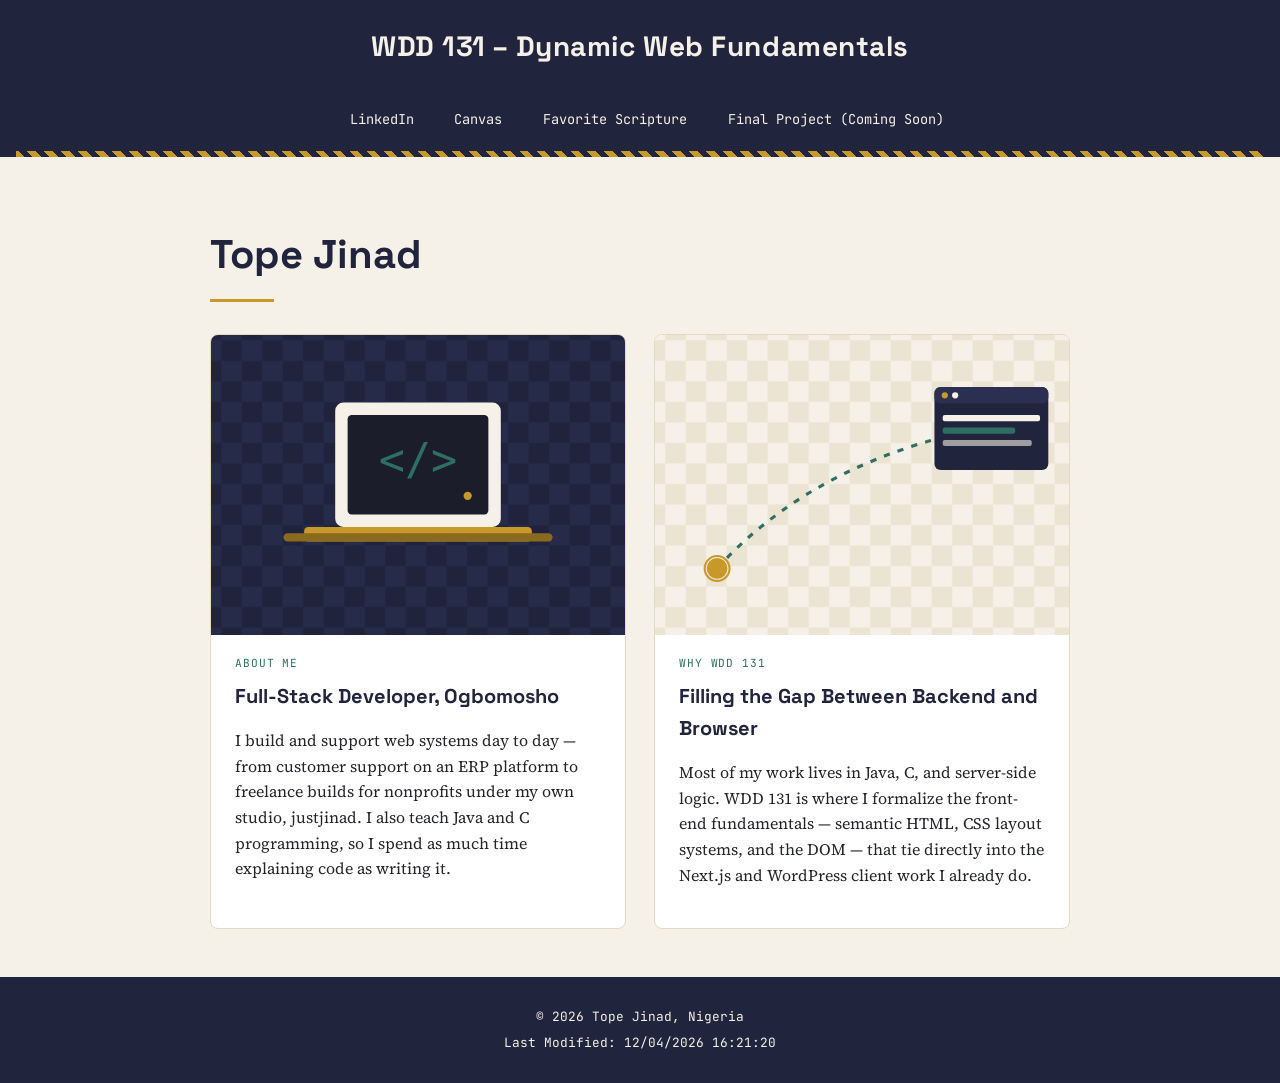
<file: index.html>
<!DOCTYPE html>
<html lang="en">
<head>
  <meta charset="UTF-8" />
  <meta name="viewport" content="width=device-width, initial-scale=1.0" />
  <title>WDD 131 – Dynamic Web Fundamentals – Tope Jinad</title>
  <meta
    name="description"
    content="WDD 131 – Dynamic Web Fundamentals course landing page by Tope Jinad, full-stack developer covering Java, C, and JavaScript DOM fundamentals."
  />
  <meta name="author" content="Tope Jinad" />

  <!-- Google Fonts -->
  <link rel="preconnect" href="https://fonts.googleapis.com" />
  <link rel="preconnect" href="https://fonts.gstatic.com" crossorigin />
  <link
    href="https://fonts.googleapis.com/css2?family=Space+Grotesk:wght@500;700&family=Source+Serif+4:opsz,wght@8..60,400;8..60,600&family=JetBrains+Mono:wght@400;500&display=swap"
    rel="stylesheet"
  />

  <link rel="stylesheet" href="styles/base.css" />
  <script src="scripts/getdates.js" defer></script>
</head>
<body>
  <header>
    <span id="course-title">WDD 131 – Dynamic Web Fundamentals</span>
    <nav>
      <a href="https://www.linkedin.com/in/topejinad/" target="_blank" rel="noopener noreferrer">LinkedIn</a>
      <a href="https://byupw.instructure.com/" target="_blank" rel="noopener noreferrer">Canvas</a>
      <a
        href="https://www.churchofjesuschrist.org/study/scriptures/bofm/alma/37?lang=eng&id=p6#p6"
        target="_blank"
        rel="noopener noreferrer"
      >Favorite Scripture</a>
      <a href="#">Final Project (Coming Soon)</a>
    </nav>
  </header>

  <main>
    <h1>Tope Jinad</h1>

    <div class="card-grid">
      <section class="card">
        <img
          src="images/dev-portrait.svg"
          alt="Illustration of a laptop displaying code brackets against an indigo pattern"
          width="400"
          height="300"
        />
        <div class="card-body">
          <span class="eyebrow">About Me</span>
          <h2>Full-Stack Developer, Ogbomosho</h2>
          <p>
            I build and support web systems day to day — from customer support
            on an ERP platform to freelance builds for nonprofits under my own
            studio, justjinad. I also teach Java and C programming, so I spend
            as much time explaining code as writing it.
          </p>
        </div>
      </section>

      <section class="card">
        <img
          src="images/course-path.svg"
          alt="Illustration of a route connecting a location marker to a browser window"
          width="400"
          height="300"
        />
        <div class="card-body">
          <span class="eyebrow">Why WDD 131</span>
          <h2>Filling the Gap Between Backend and Browser</h2>
          <p>
            Most of my work lives in Java, C, and server-side logic. WDD 131
            is where I formalize the front-end fundamentals — semantic HTML,
            CSS layout systems, and the DOM — that tie directly into the
            Next.js and WordPress client work I already do.
          </p>
        </div>
      </section>
    </div>
  </main>

  <footer>
    <p>&copy; <span id="currentyear"></span> Tope Jinad, Nigeria</p>
    <p id="lastModified"></p>
  </footer>
</body>
</html>
</file>
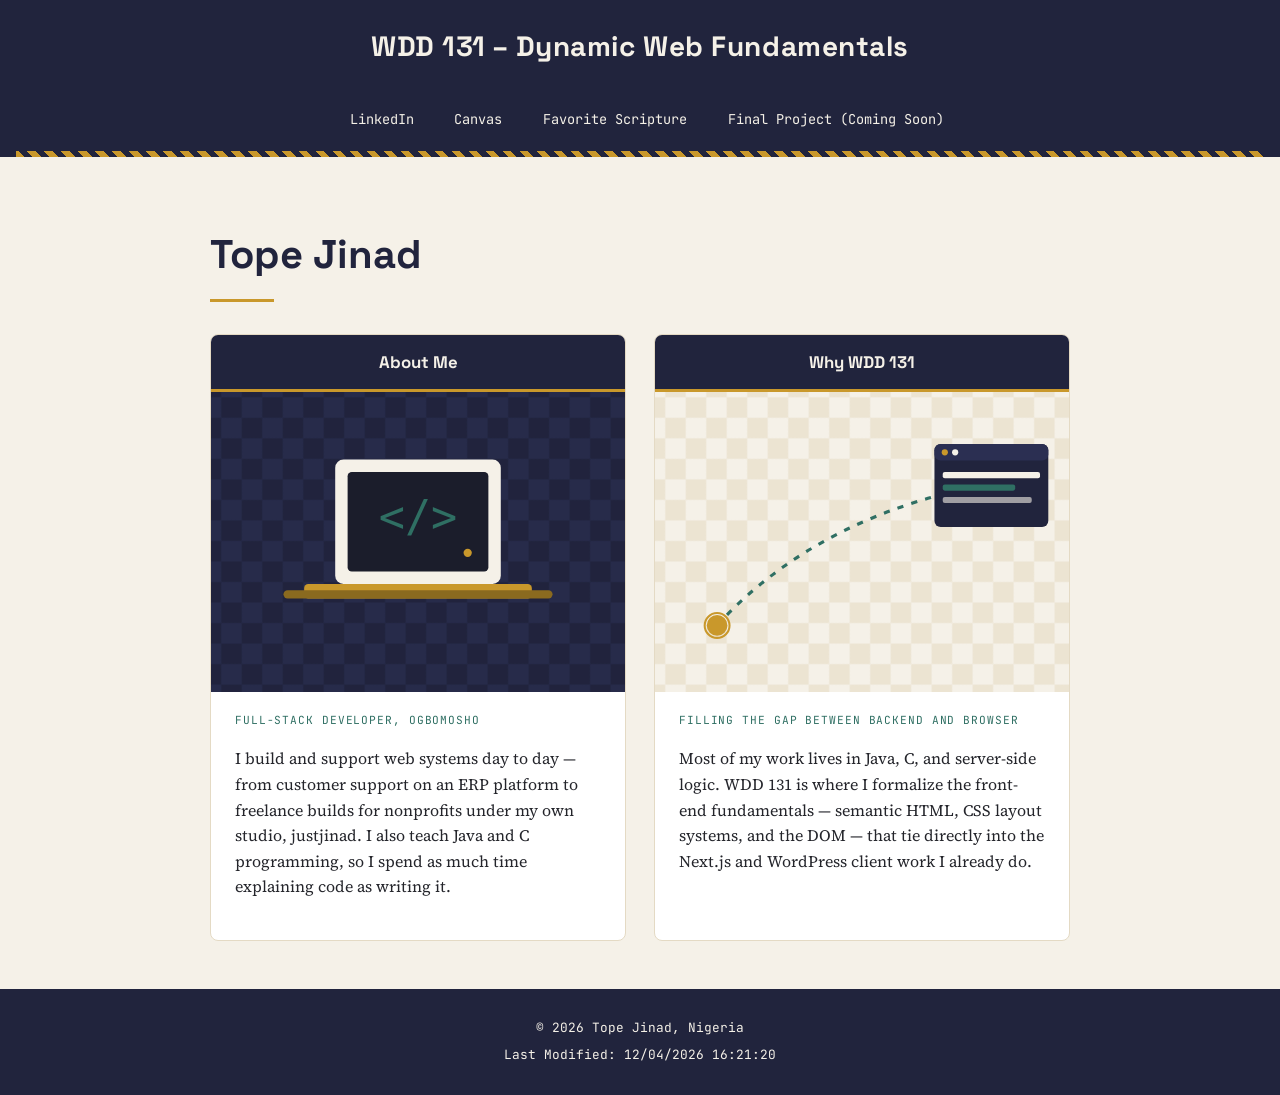
<file: week1/index.html>
<!DOCTYPE html>
<html lang="en">
<head>
  <meta charset="UTF-8" />
  <meta name="viewport" content="width=device-width, initial-scale=1.0" />
  <title>WDD 131 – Dynamic Web Fundamentals – Tope Jinad</title>
  <meta
    name="description"
    content="WDD 131 – Dynamic Web Fundamentals course landing page by Tope Jinad, full-stack developer covering Java, C, and JavaScript DOM fundamentals."
  />
  <meta name="author" content="Tope Jinad" />

  <!-- Google Fonts -->
  <link rel="preconnect" href="https://fonts.googleapis.com" />
  <link rel="preconnect" href="https://fonts.gstatic.com" crossorigin />
  <link
    href="https://fonts.googleapis.com/css2?family=Space+Grotesk:wght@500;700&family=Source+Serif+4:opsz,wght@8..60,400;8..60,600&family=JetBrains+Mono:wght@400;500&display=swap"
    rel="stylesheet"
  />

  <link rel="stylesheet" href="styles/base.css" />
  <script src="scripts/getdates.js" defer></script>
</head>
<body>
  <header>
    <span id="course-title">WDD 131 – Dynamic Web Fundamentals</span>
    <nav>
      <a href="https://www.linkedin.com/in/topejinad/" target="_blank" rel="noopener noreferrer">LinkedIn</a>
      <a href="https://byupw.instructure.com/" target="_blank" rel="noopener noreferrer">Canvas</a>
      <a
        href="https://www.churchofjesuschrist.org/study/scriptures/bofm/alma/37?lang=eng&id=p6#p6"
        target="_blank"
        rel="noopener noreferrer"
      >Favorite Scripture</a>
      <a href="#">Final Project (Coming Soon)</a>
    </nav>
  </header>

  <main>
    <h1>Tope Jinad</h1>

    <div class="card-grid">
      <section class="card">
        <h2 class="card-banner">About Me</h2>
        <img
          src="images/dev-portrait.svg"
          alt="Illustration of a laptop displaying code brackets against an indigo pattern"
          width="400"
          height="300"
        />
        <div class="card-body">
          <span class="eyebrow">Full-Stack Developer, Ogbomosho</span>
          <p>
            I build and support web systems day to day — from customer support
            on an ERP platform to freelance builds for nonprofits under my own
            studio, justjinad. I also teach Java and C programming, so I spend
            as much time explaining code as writing it.
          </p>
        </div>
      </section>

      <section class="card">
        <h2 class="card-banner">Why WDD 131</h2>
        <img
          src="images/course-path.svg"
          alt="Illustration of a route connecting a location marker to a browser window"
          width="400"
          height="300"
        />
        <div class="card-body">
          <span class="eyebrow">Filling the Gap Between Backend and Browser</span>
          <p>
            Most of my work lives in Java, C, and server-side logic. WDD 131
            is where I formalize the front-end fundamentals — semantic HTML,
            CSS layout systems, and the DOM — that tie directly into the
            Next.js and WordPress client work I already do.
          </p>
        </div>
      </section>
    </div>
  </main>

  <footer>
    <p>&copy; <span id="currentyear"></span> Tope Jinad, Nigeria</p>
    <p id="lastModified"></p>
  </footer>
</body>
</html>
</file>
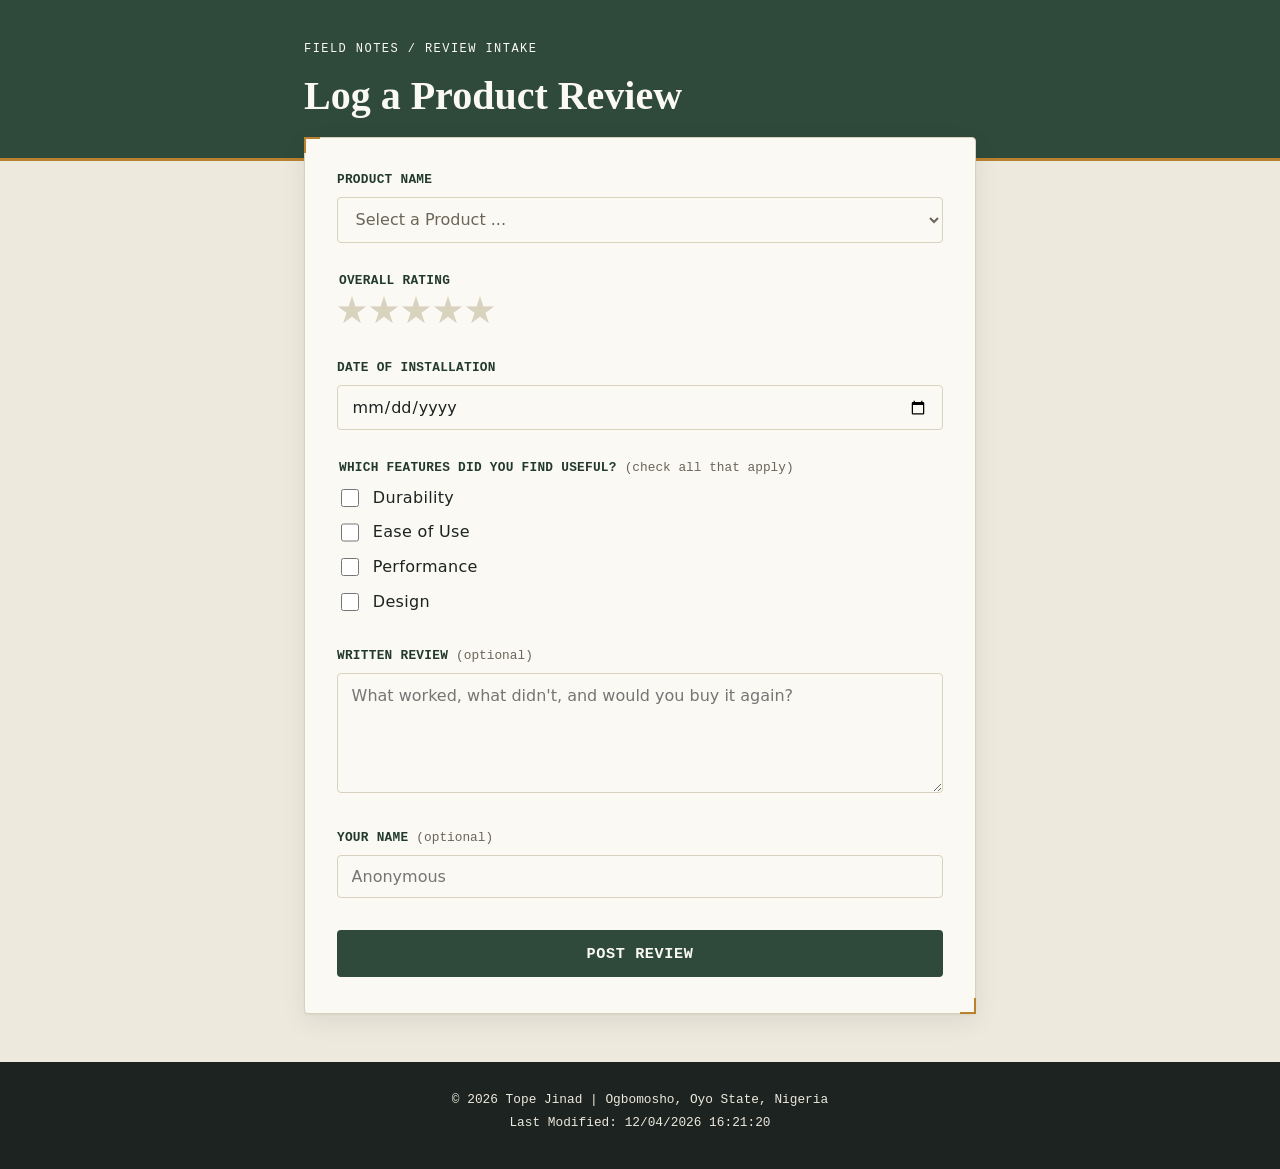
<file: form.html>
<!DOCTYPE html>
<html lang="en">
<head>
  <meta charset="UTF-8" >
  <meta name="viewport" content="width=device-width, initial-scale=1.0" >
  <title>Product Review — Submit</title>
  <meta name="description" content="Submit a product review: rating, installation date, useful features, and written feedback." >
  <meta name="author" content="Tope Jinad">
  <link rel="stylesheet" href="styles/style.css" />
</head>
<body>
  <header class="site-header">
    <div class="header-inner">
      <p class="eyebrow">Field Notes / Review Intake</p>
      <h1>Log a Product Review</h1>
    </div>
  </header>

  <main class="page">
    <form class="ticket" action="review.html" method="get">

      <!-- Product Name -->
      <div class="field">
        <label for="productName">Product name</label>
        <select id="productName" name="productName" required>
          <option value="" disabled selected>Select a Product ...</option>
        </select>
      </div>

      <!-- Overall Rating -->
      <fieldset class="field">
        <legend>Overall rating</legend>

        <div class="rating">
          <input type="radio" id="rating5" name="rating" value="5" required />
          <label for="rating5" title="5 stars">★</label>

          <input required type="radio" id="rating4" name="rating" value="4" />
          <label for="rating4" title="4 stars">★</label>

          <input required type="radio" id="rating3" name="rating" value="3" />
          <label for="rating3" title="3 stars">★</label>

          <input required type="radio" id="rating2" name="rating" value="2" />
          <label for="rating2" title="2 stars">★</label>

          <input required type="radio" id="rating1" name="rating" value="1" />
          <label for="rating1" title="1 star">★</label>
        </div>
      </fieldset>

      <!-- Date of Installation -->
      <div class="field">
        <label for="installDate">Date of installation</label>
        <input type="date" id="installDate" name="installDate" required />
      </div>

      <!-- Useful Features -->
      <fieldset class="field">
        <legend>Which features did you find useful? <span class="hint">(check all that apply)</span></legend>
        <div class="checkbox-group">
          <div class="checkbox-row">
            <input type="checkbox" id="featureDurability" name="features" value="Durability" />
            <label for="featureDurability">Durability</label>
          </div>
          <div class="checkbox-row">
            <input type="checkbox" id="featureEaseOfUse" name="features" value="Ease of Use" />
            <label for="featureEaseOfUse">Ease of Use</label>
          </div>
          <div class="checkbox-row">
            <input type="checkbox" id="featurePerformance" name="features" value="Performance" />
            <label for="featurePerformance">Performance</label>
          </div>
          <div class="checkbox-row">
            <input type="checkbox" id="featureDesign" name="features" value="Design" />
            <label for="featureDesign">Design</label>
          </div>
        </div>
      </fieldset>

      <!-- Written Review (optional) -->
      <div class="field">
        <label for="review">Written review <span class="hint">(optional)</span></label>
        <textarea id="review" name="review" rows="5" placeholder="What worked, what didn't, and would you buy it again?"></textarea>
      </div>

      <!-- User Name (optional) -->
      <div class="field">
        <label for="userName">Your name <span class="hint">(optional)</span></label>
        <input type="text" id="userName" name="userName" placeholder="Anonymous" />
      </div>

      <button type="submit" class="submit-btn">Post Review</button>
    </form>
  </main>

  <footer class="site-footer">
    <p>&copy; <span id="currentYear"></span> Tope Jinad | Ogbomosho, Oyo State, Nigeria</p>
    <p class="timestamp">Last Modified: <span id="lastModified"></span></p>
  </footer>

  <script src="scripts/products.js" defer></script>
</body>
</html>
</file>
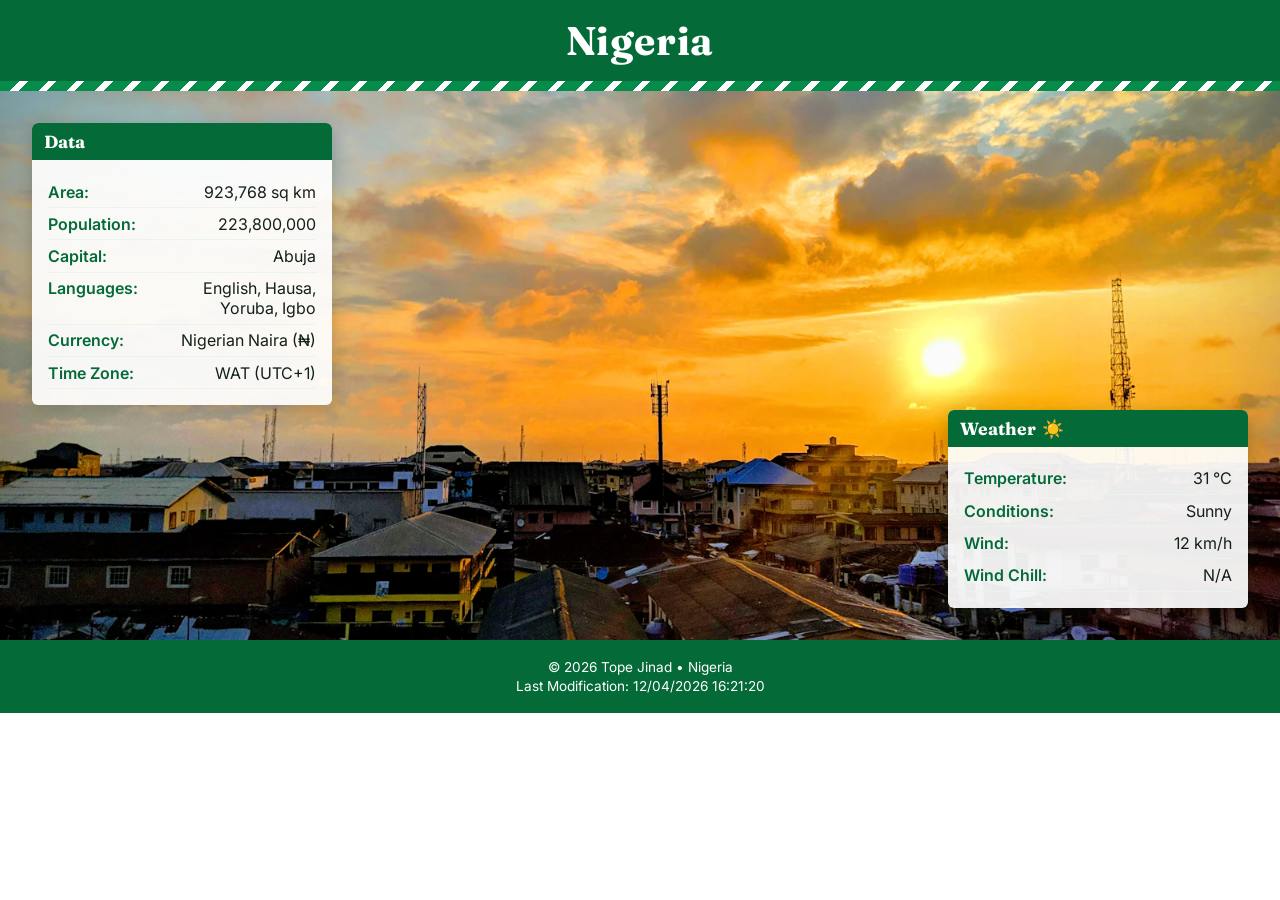
<file: place.html>
<!DOCTYPE html>
<html lang="en">
<head>
  <meta charset="UTF-8" />
  <meta name="viewport" content="width=device-width, initial-scale=1.0" />
  <title>Nigeria | Place Profile</title>
  <meta name="description" content="A snapshot of Nigeria: key country data and current weather conditions." />
  <meta name="author" content="Tope Jinad" />

  <link rel="preconnect" href="https://fonts.googleapis.com">
  <link rel="preconnect" href="https://fonts.gstatic.com" crossorigin>
  <link href="https://fonts.googleapis.com/css2?family=Fraunces:opsz,wght@9..144,600;9..144,700&family=Inter:wght@400;500;600&display=swap" rel="stylesheet">
  <link rel="stylesheet" href="styles/place.css" />
  <script src="scripts/place.js" defer></script>
</head>
<body>

  <header class="site-header">
    <h1>Nigeria</h1>
  </header>

  <div class="pattern-band" aria-hidden="true"></div>

  <main>
    <figure class="hero">
      <picture>
        <img
          src="images/lagos-800.webp"
          srcset="
            images/lagos-480.webp  480w,
            images/lagos-800.webp  800w,
            images/lagos-1200.webp 1200w,
            images/lagos-1600.webp 1600w"
          sizes="100vw"
          alt="Sunset over rooftops in Lagos, Nigeria, with a radio tower silhouetted against an orange sky"
          class="hero-img"
          width="1600"
          height="1200"
        />
      </picture>

      <section class="card data-card">
        <h2>Data</h2>
        <dl>
          <div class="row"><dt>Area:</dt><dd>923,768 sq km</dd></div>
          <div class="row"><dt>Population:</dt><dd>223,800,000</dd></div>
          <div class="row"><dt>Capital:</dt><dd>Abuja</dd></div>
          <div class="row"><dt>Languages:</dt><dd>English, Hausa, Yoruba, Igbo</dd></div>
          <div class="row"><dt>Currency:</dt><dd>Nigerian Naira (₦)</dd></div>
          <div class="row"><dt>Time Zone:</dt><dd>WAT (UTC+1)</dd></div>
        </dl>
      </section>

      <section class="card weather-card">
        <h2>Weather</h2>
        <img src="images/weather-sunny.svg" alt="Sunny weather icon" class="weather-icon-mobile" width="64" height="64" />
        <dl>
          <div class="row"><dt>Temperature:</dt><dd>31 &deg;C</dd></div>
          <div class="row"><dt>Conditions:</dt><dd>Sunny</dd></div>
          <div class="row"><dt>Wind:</dt><dd>12 km/h</dd></div>
          <div class="row"><dt>Wind Chill:</dt><dd id="wind-chill">Calculating&hellip;</dd></div>
        </dl>
      </section>
    </figure>
  </main>

  <footer class="site-footer">
    <p>&copy; <span id="year"></span> Tope Jinad &bull; Nigeria</p>
    <p>Last Modification: <span id="last-modified"></span></p>
  </footer>

</body>
</html>
</file>
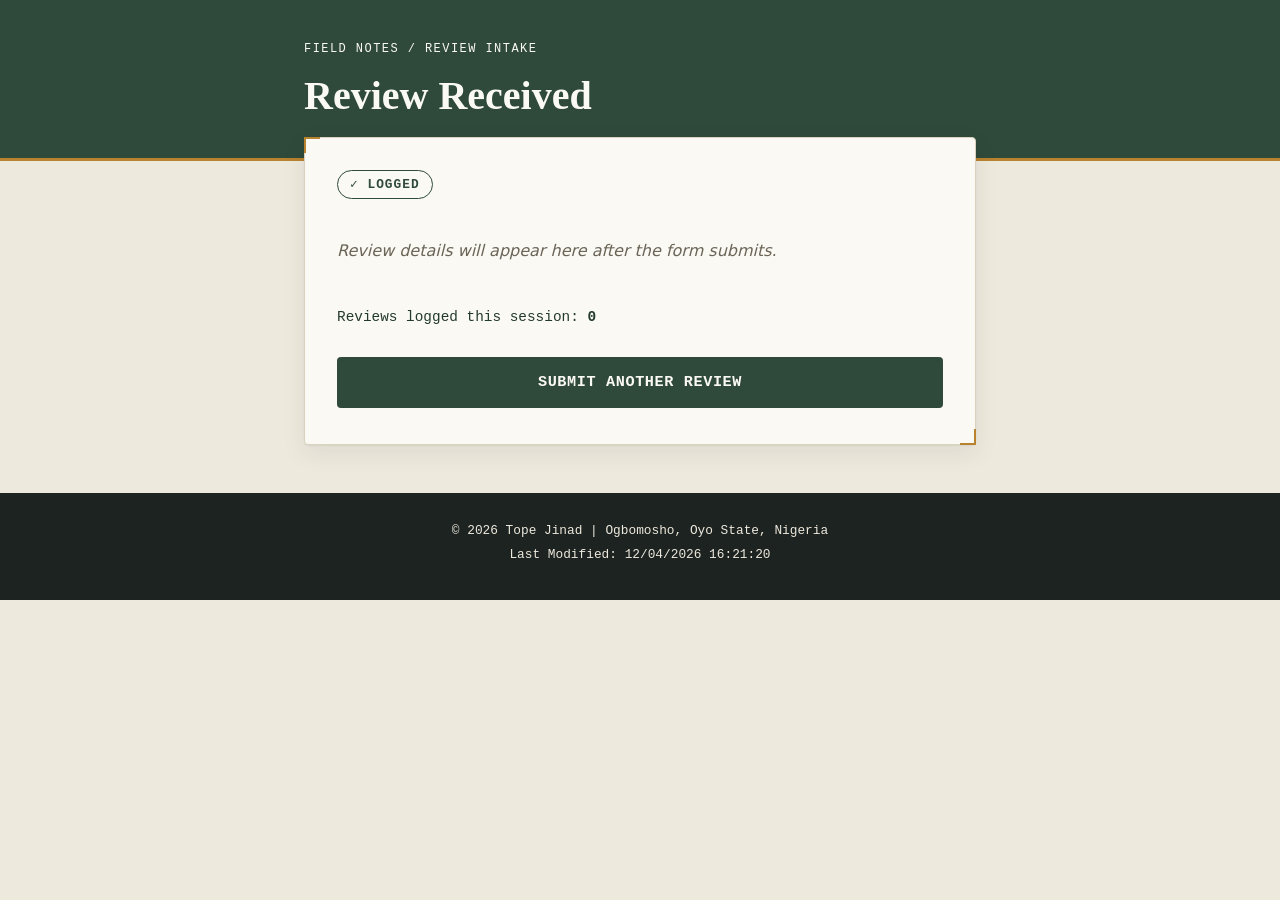
<file: review.html>
<!DOCTYPE html>
<html lang="en">
<head>
  <meta charset="UTF-8" />
  <meta name="viewport" content="width=device-width, initial-scale=1.0" />
  <title>Product Review — Confirmation</title>
  <meta name="description" content="Confirmation page for a submitted product review." />
  <link rel="stylesheet" href="styles/style.css" />
</head>
<body>
  <header class="site-header">
    <div class="header-inner">
      <p class="eyebrow">Field Notes / Review Intake</p>
      <h1>Review Received</h1>
    </div>
  </header>

  <main class="page">
    <div class="ticket confirmation">
      <p class="stamp">✓ Logged</p>

      <div id="summary" class="summary" aria-live="polite">
        <p class="empty-state">Review details will appear here after the form submits.</p>
      </div>

      <p class="counter">
        Reviews logged this session: <strong id="reviewCount">0</strong>
      </p>

      <a href="form.html" class="submit-btn link-btn">Submit another review</a>
    </div>
  </main>

  <footer class="site-footer">
    <p>&copy; <span id="currentYear"></span> Tope Jinad | Ogbomosho, Oyo State, Nigeria</p>
    <p class="timestamp">Last Modified: <span id="lastModified"></span></p>
  </footer>

  <script src="scripts/review.js" defer></script>
  <script src="scripts/footer.js" defer></script>
</body>
</html>
</file>
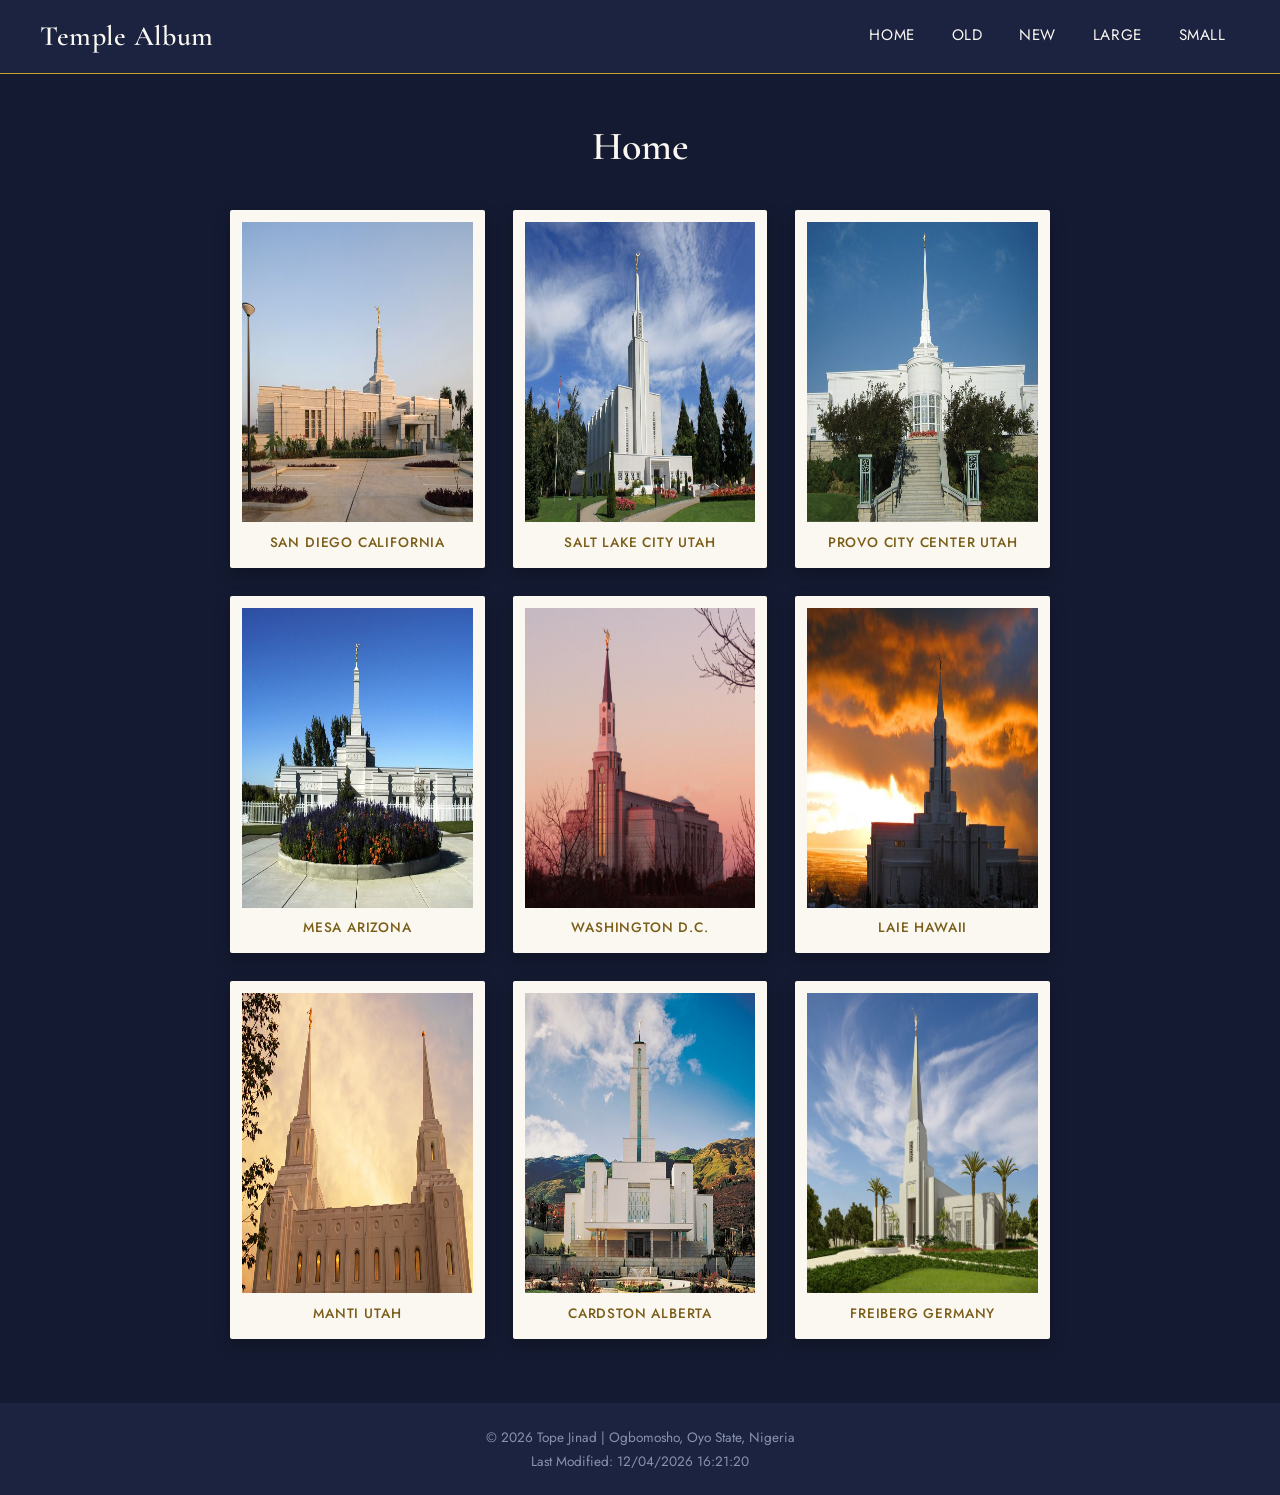
<file: temples.html>
<!DOCTYPE html>
<html lang="en">
<head>
  <meta charset="UTF-8">
  <meta name="viewport" content="width=device-width, initial-scale=1.0">
  <title>Temple Album</title>
  <meta name="description" content="A responsive photo album of temples, built with mobile-first HTML, CSS, and JavaScript.">
  <meta name="author" content="Tope Jinad">

  <link rel="preconnect" href="https://fonts.googleapis.com">
  <link rel="preconnect" href="https://fonts.gstatic.com" crossorigin>
  <link href="https://fonts.googleapis.com/css2?family=Cormorant+Garamond:wght@500;600;700&family=Jost:wght@400;500;600&display=swap" rel="stylesheet">

  <link rel="stylesheet" href="styles/temples.css">
  <link rel="stylesheet" href="styles/temples-large.css" media="screen and (min-width: 700px)">

  <script src="scripts/temples.js" defer></script>
</head>
<body>

  <header class="site-header">
    <p class="brand">Temple Album</p>

    <button class="hamburger" id="hamburger" aria-label="Open navigation menu" aria-expanded="false" aria-controls="primary-nav">
      <span class="hamburger-icon">&#9776;</span>
    </button>

    <nav class="primary-nav" id="primary-nav">
      <a href="temples.html">Home</a>
      <a href="#">Old</a>
      <a href="#">New</a>
      <a href="#">Large</a>
      <a href="#">Small</a>
    </nav>
  </header>

  <main>
    <h1>Home</h1>

    <div class="gallery">
      <figure>
        <img src="images/aba_nigeria_temple_lds.jpeg" alt="Illustration representing the San Diego California Temple" width="400" height="300" loading="lazy">
        <figcaption>San Diego California</figcaption>
      </figure>

      <figure>
        <img src="images/bern_temple.jpeg" alt="Illustration representing the Salt Lake Temple" width="400" height="300" loading="lazy">
        <figcaption>Salt Lake City Utah</figcaption>
      </figure>

      <figure>
        <img src="images/billings_temple_lds.jpeg" alt="Illustration representing the Provo City Center Temple" width="400" height="300" loading="lazy">
        <figcaption>Provo City Center Utah</figcaption>
      </figure>

      <figure>
        <img src="images/bismarck_temple_lds.jpeg" alt="Illustration representing the Mesa Arizona Temple" width="400" height="300" loading="lazy">
        <figcaption>Mesa Arizona</figcaption>
      </figure>

      <figure>
        <img src="images/boston_temple_lds.jpeg" alt="Illustration representing the Washington D.C. Temple" width="400" height="300" loading="lazy">
        <figcaption>Washington D.C.</figcaption>
      </figure>

      <figure>
        <img src="images/utah_temple.jpeg" alt="Illustration representing the Laie Hawaii Temple" width="400" height="300" loading="lazy">
        <figcaption>Laie Hawaii</figcaption>
      </figure>

      <figure>
        <img src="images/brigham_city_temple_lds.jpeg" alt="Illustration representing the Manti Utah Temple" width="400" height="300" loading="lazy">
        <figcaption>Manti Utah</figcaption>
      </figure>

      <figure>
        <img src="images/bolivia_temple.jpeg" alt="Illustration representing the Cardston Alberta Temple" width="400" height="300" loading="lazy">
        <figcaption>Cardston Alberta</figcaption>
      </figure>

      <figure>
        <img src="images/ivory_coast_temple.jpeg" alt="Illustration representing the Freiberg Germany Temple" width="400" height="300" loading="lazy">
        <figcaption>Freiberg Germany</figcaption>
      </figure>
    </div>
  </main>

  <footer class="site-footer">
    <p>&copy; <span id="currentYear"></span> Tope Jinad | Ogbomosho, Oyo State, Nigeria</p>
    <p>Last Modified: <span id="lastModified"></span></p>
  </footer>

</body>
</html>
</file>
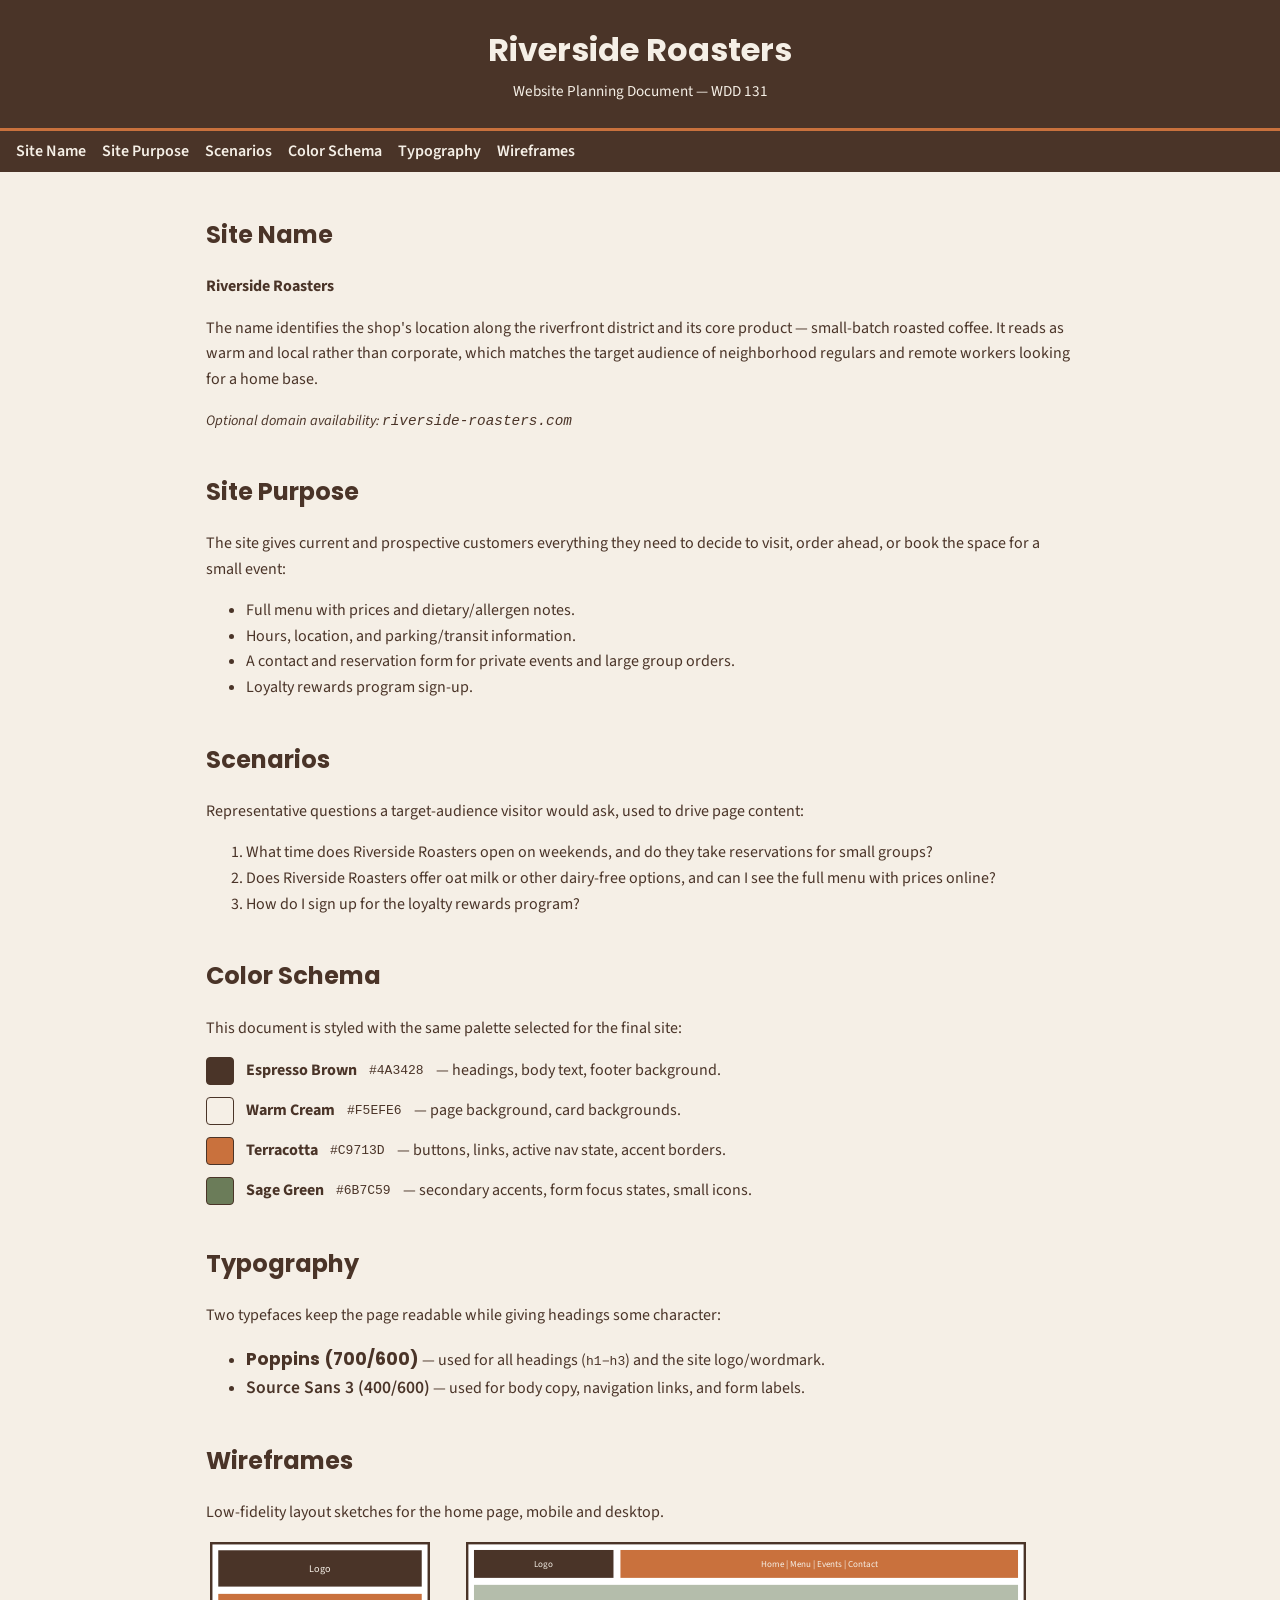
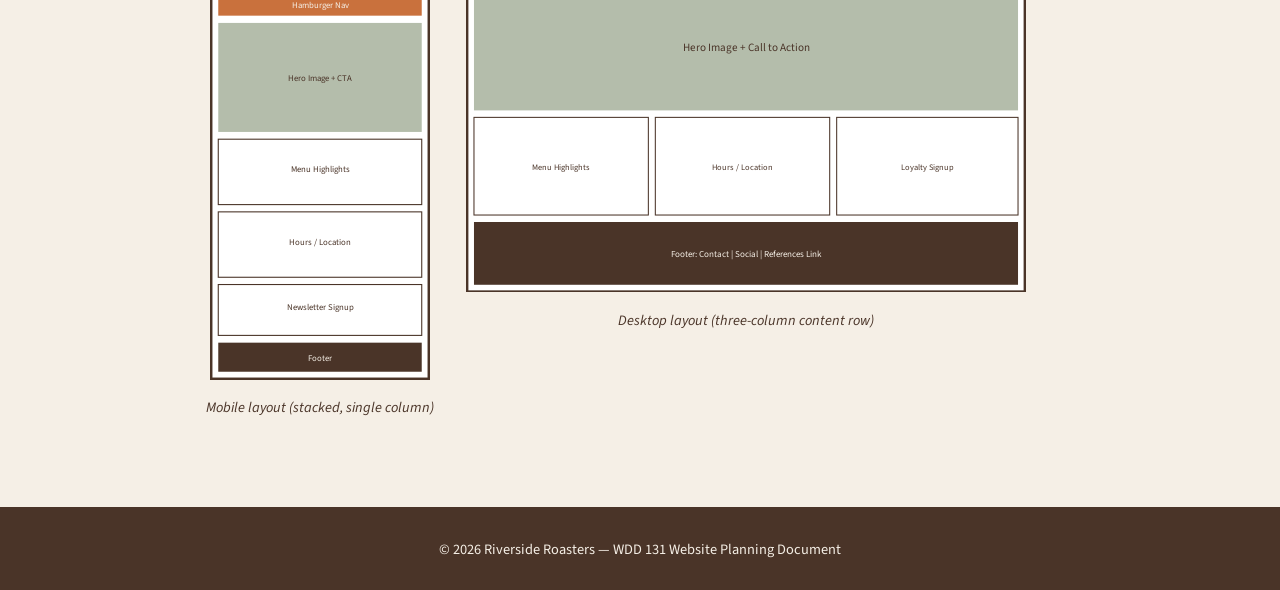
<file: project/siteplan.html>
<!doctype html>
<html lang="en">
  <head>
    <meta charset="UTF-8" >
    <meta name="viewport" content="width=device-width, initial-scale=1.0">
    <title>Site Plan | Riverside Roasters</title>
    <meta
      name="description"
      content="Website planning document for Riverside Roasters, a specialty coffee shop."
    >
    <meta name="author" content="Tope Jinad">
    <link rel="preconnect" href="https://fonts.googleapis.com" />
    <link rel="preconnect" href="https://fonts.gstatic.com" crossorigin />
    <link
      href="https://fonts.googleapis.com/css2?family=Poppins:wght@600;700&amp;family=Source+Sans+3:wght@400;600&amp;display=swap"
      rel="stylesheet"
    />
    <link rel="stylesheet" href="styles/siteplan.css" />
  </head>
  <body>
    <header class="site-header">
      <h1>Riverside Roasters</h1>
      <p class="tagline">Website Planning Document &mdash; WDD 131</p>
    </header>

    <nav class="plan-nav" aria-label="Site plan sections">
      <ul>
        <li><a href="#site-name">Site Name</a></li>
        <li><a href="#site-purpose">Site Purpose</a></li>
        <li><a href="#scenarios">Scenarios</a></li>
        <li><a href="#color-schema">Color Schema</a></li>
        <li><a href="#typography">Typography</a></li>
        <li><a href="#wireframes">Wireframes</a></li>
      </ul>
    </nav>

    <main>
      <section id="site-name" aria-labelledby="site-name-heading">
        <h2 id="site-name-heading">Site Name</h2>
        <p><strong>Riverside Roasters</strong></p>
        <p>
          The name identifies the shop's location along the riverfront district
          and its core product &mdash; small-batch roasted coffee. It reads as
          warm and local rather than corporate, which matches the target
          audience of neighborhood regulars and remote workers looking for a
          home base.
        </p>
        <p class="meta-note">
          Optional domain availability: <code>riverside-roasters.com</code>
        </p>
      </section>

      <section id="site-purpose" aria-labelledby="site-purpose-heading">
        <h2 id="site-purpose-heading">Site Purpose</h2>
        <p>
          The site gives current and prospective customers everything they need
          to decide to visit, order ahead, or book the space for a small event:
        </p>
        <ul>
          <li>Full menu with prices and dietary/allergen notes.</li>
          <li>Hours, location, and parking/transit information.</li>
          <li>
            A contact and reservation form for private events and large group
            orders.
          </li>
          <li>Loyalty rewards program sign-up.</li>
        </ul>
      </section>

      <section id="scenarios" aria-labelledby="scenarios-heading">
        <h2 id="scenarios-heading">Scenarios</h2>
        <p>
          Representative questions a target-audience visitor would ask, used to
          drive page content:
        </p>
        <ol>
          <li>
            What time does Riverside Roasters open on weekends, and do they take
            reservations for small groups?
          </li>
          <li>
            Does Riverside Roasters offer oat milk or other dairy-free options,
            and can I see the full menu with prices online?
          </li>
          <li>How do I sign up for the loyalty rewards program?</li>
        </ol>
      </section>

      <section id="color-schema" aria-labelledby="color-schema-heading">
        <h2 id="color-schema-heading">Color Schema</h2>
        <p>
          This document is styled with the same palette selected for the final
          site:
        </p>
        <ul class="swatch-list">
          <li>
            <span class="swatch swatch--brown" aria-hidden="true"></span>
            <strong>Espresso Brown</strong> <code>#4A3428</code> &mdash;
            headings, body text, footer background.
          </li>
          <li>
            <span class="swatch swatch--cream" aria-hidden="true"></span>
            <strong>Warm Cream</strong> <code>#F5EFE6</code> &mdash; page
            background, card backgrounds.
          </li>
          <li>
            <span class="swatch swatch--terracotta" aria-hidden="true"></span>
            <strong>Terracotta</strong> <code>#C9713D</code> &mdash; buttons,
            links, active nav state, accent borders.
          </li>
          <li>
            <span class="swatch swatch--sage" aria-hidden="true"></span>
            <strong>Sage Green</strong> <code>#6B7C59</code> &mdash; secondary
            accents, form focus states, small icons.
          </li>
        </ul>
      </section>

      <section id="typography" aria-labelledby="typography-heading">
        <h2 id="typography-heading">Typography</h2>
        <p>
          Two typefaces keep the page readable while giving headings some
          character:
        </p>
        <ul>
          <li>
            <span class="font-sample font-sample--heading"
              >Poppins (700/600)</span
            >
            &mdash; used for all headings
            (<code>h1</code>&ndash;<code>h3</code>) and the site logo/wordmark.
          </li>
          <li>
            <span class="font-sample font-sample--body"
              >Source Sans 3 (400/600)</span
            >
            &mdash; used for body copy, navigation links, and form labels.
          </li>
        </ul>
      </section>

      <section id="wireframes" aria-labelledby="wireframes-heading">
        <h2 id="wireframes-heading">Wireframes</h2>
        <p>
          Low-fidelity layout sketches for the home page, mobile and desktop.
        </p>

        <div class="wireframe-group">
          <figure class="wireframe">
            <svg
              viewBox="0 0 300 600"
              role="img"
              aria-labelledby="mobile-wf-title"
              xmlns="http://www.w3.org/2000/svg"
            >
              <title id="mobile-wf-title">Mobile home page wireframe</title>
              <rect
                x="1"
                y="1"
                width="298"
                height="598"
                fill="none"
                stroke="#4A3428"
                stroke-width="2"
              />
              <rect x="10" y="10" width="280" height="50" fill="#4A3428" />
              <text
                x="150"
                y="40"
                text-anchor="middle"
                fill="#F5EFE6"
                font-size="14"
              >
                Logo
              </text>
              <rect x="10" y="70" width="280" height="30" fill="#C9713D" />
              <text
                x="150"
                y="90"
                text-anchor="middle"
                fill="#F5EFE6"
                font-size="12"
              >
                Hamburger Nav
              </text>
              <rect
                x="10"
                y="110"
                width="280"
                height="150"
                fill="#6B7C59"
                opacity="0.5"
              />
              <text
                x="150"
                y="190"
                text-anchor="middle"
                fill="#4A3428"
                font-size="12"
              >
                Hero Image + CTA
              </text>
              <rect
                x="10"
                y="270"
                width="280"
                height="90"
                fill="none"
                stroke="#4A3428"
                stroke-width="1.5"
              />
              <text
                x="150"
                y="315"
                text-anchor="middle"
                fill="#4A3428"
                font-size="12"
              >
                Menu Highlights
              </text>
              <rect
                x="10"
                y="370"
                width="280"
                height="90"
                fill="none"
                stroke="#4A3428"
                stroke-width="1.5"
              />
              <text
                x="150"
                y="415"
                text-anchor="middle"
                fill="#4A3428"
                font-size="12"
              >
                Hours / Location
              </text>
              <rect
                x="10"
                y="470"
                width="280"
                height="70"
                fill="none"
                stroke="#4A3428"
                stroke-width="1.5"
              />
              <text
                x="150"
                y="505"
                text-anchor="middle"
                fill="#4A3428"
                font-size="12"
              >
                Newsletter Signup
              </text>
              <rect x="10" y="550" width="280" height="40" fill="#4A3428" />
              <text
                x="150"
                y="575"
                text-anchor="middle"
                fill="#F5EFE6"
                font-size="12"
              >
                Footer
              </text>
            </svg>
            <figcaption>Mobile layout (stacked, single column)</figcaption>
          </figure>

          <figure class="wireframe">
            <svg
              viewBox="0 0 800 500"
              role="img"
              aria-labelledby="desktop-wf-title"
              xmlns="http://www.w3.org/2000/svg"
            >
              <title id="desktop-wf-title">Desktop home page wireframe</title>
              <rect
                x="1"
                y="1"
                width="798"
                height="498"
                fill="none"
                stroke="#4A3428"
                stroke-width="2"
              />
              <rect x="10" y="10" width="200" height="40" fill="#4A3428" />
              <text
                x="110"
                y="35"
                text-anchor="middle"
                fill="#F5EFE6"
                font-size="13"
              >
                Logo
              </text>
              <rect x="220" y="10" width="570" height="40" fill="#C9713D" />
              <text
                x="505"
                y="35"
                text-anchor="middle"
                fill="#F5EFE6"
                font-size="13"
              >
                Home | Menu | Events | Contact
              </text>
              <rect
                x="10"
                y="60"
                width="780"
                height="180"
                fill="#6B7C59"
                opacity="0.5"
              />
              <text
                x="400"
                y="155"
                text-anchor="middle"
                fill="#4A3428"
                font-size="16"
              >
                Hero Image + Call to Action
              </text>
              <rect
                x="10"
                y="250"
                width="250"
                height="140"
                fill="none"
                stroke="#4A3428"
                stroke-width="1.5"
              />
              <text
                x="135"
                y="325"
                text-anchor="middle"
                fill="#4A3428"
                font-size="12"
              >
                Menu Highlights
              </text>
              <rect
                x="270"
                y="250"
                width="250"
                height="140"
                fill="none"
                stroke="#4A3428"
                stroke-width="1.5"
              />
              <text
                x="395"
                y="325"
                text-anchor="middle"
                fill="#4A3428"
                font-size="12"
              >
                Hours / Location
              </text>
              <rect
                x="530"
                y="250"
                width="260"
                height="140"
                fill="none"
                stroke="#4A3428"
                stroke-width="1.5"
              />
              <text
                x="660"
                y="325"
                text-anchor="middle"
                fill="#4A3428"
                font-size="12"
              >
                Loyalty Signup
              </text>
              <rect x="10" y="400" width="780" height="90" fill="#4A3428" />
              <text
                x="400"
                y="450"
                text-anchor="middle"
                fill="#F5EFE6"
                font-size="13"
              >
                Footer: Contact | Social | References Link
              </text>
            </svg>
            <figcaption>Desktop layout (three-column content row)</figcaption>
          </figure>
        </div>
      </section>
    </main>

    <footer class="site-footer">
      <p>
        &copy; 2026 Riverside Roasters &mdash; WDD 131 Website Planning Document
      </p>
    </footer>
  </body>
</html>
</file>
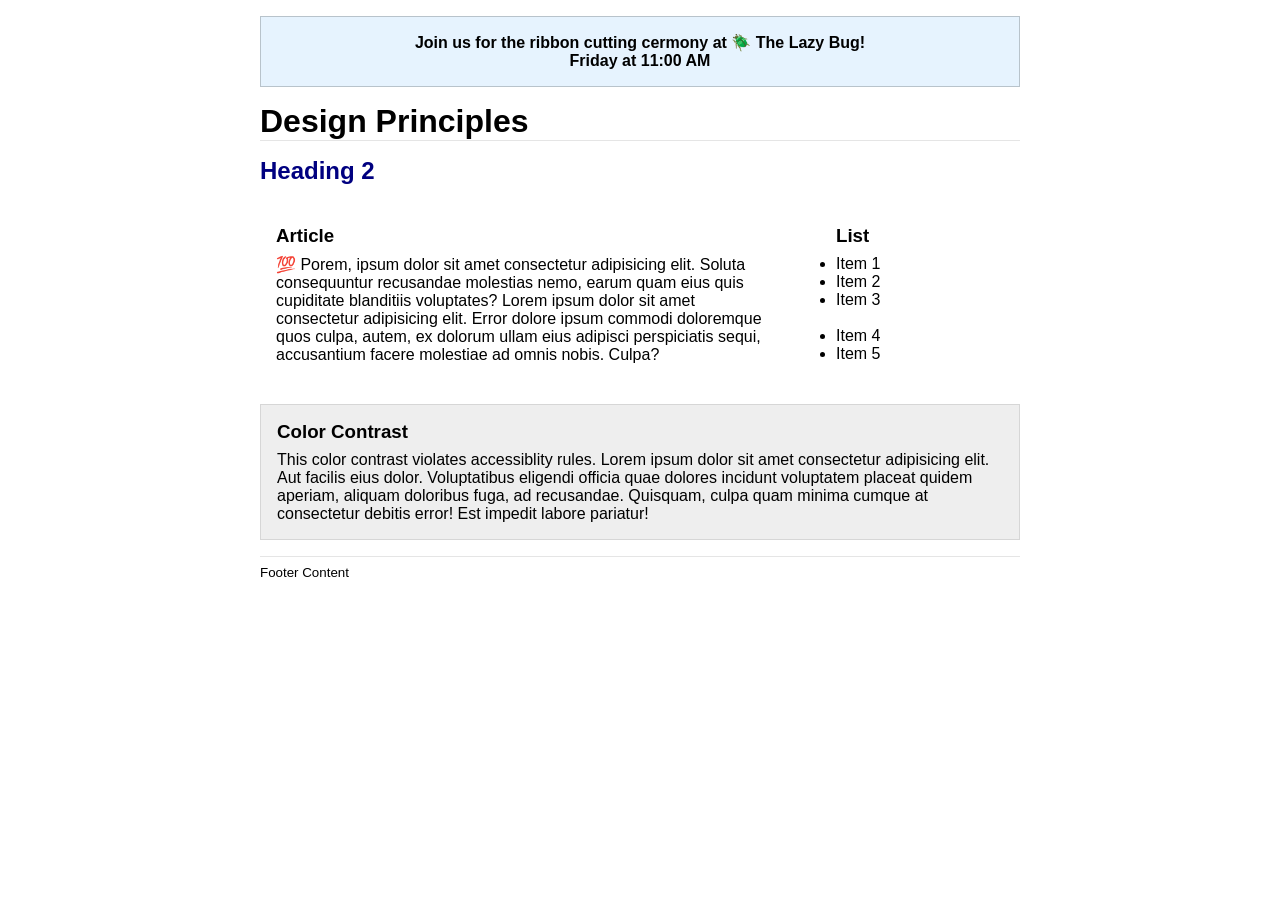
<file: week03/design.html>
<!DOCTYPE html>
<html lang="en">
<head>
    <meta charset="UTF-8">
    <meta name="viewport" content="width=device-width, initial-scale=1.0">
    <link rel="stylesheet" href="styles/design.css">
    <title>Document</title>
</head>
<body>
    <header>
	<div class="banner">Join us for the ribbon cutting cermony at 🪲 The Lazy Bug!<br>Friday at 11:00 AM</div>
	<h1>Design Principles</h1>
</header>
<main>
	<h2>Heading 2</h2>
	<section>
		<h3>Article</h3>
		<article>
			<p>💯 Porem, ipsum dolor sit amet consectetur adipisicing elit. Soluta consequuntur recusandae molestias nemo, earum quam eius quis cupiditate blanditiis voluptates? Lorem ipsum dolor sit amet consectetur adipisicing elit. Error dolore ipsum commodi doloremque quos culpa, autem, ex dolorum ullam eius adipisci perspiciatis sequi, accusantium facere molestiae ad omnis nobis. Culpa?</p>
		</article>
	</section>
	<section>
		<h3>List</h3>
		<ul>
			<li>Item 1</li>
			<li>Item 2</li>
			<li>Item 3<br><br></li>
			<li>Item 4</li>
			<li>Item 5</li>
		</ul>
	</section>
	<div class="callout">
		<h3>Color Contrast</h3>
		<p>This color contrast violates accessiblity rules. Lorem ipsum dolor sit amet consectetur adipisicing elit. Aut facilis eius dolor. Voluptatibus eligendi officia quae dolores incidunt voluptatem placeat quidem aperiam, aliquam doloribus fuga, ad recusandae. Quisquam, culpa quam minima cumque at consectetur debitis error! Est impedit labore pariatur!</p>
	</div>
</main>
<footer>
	Footer Content
</footer>
</body>
</html>
</file>
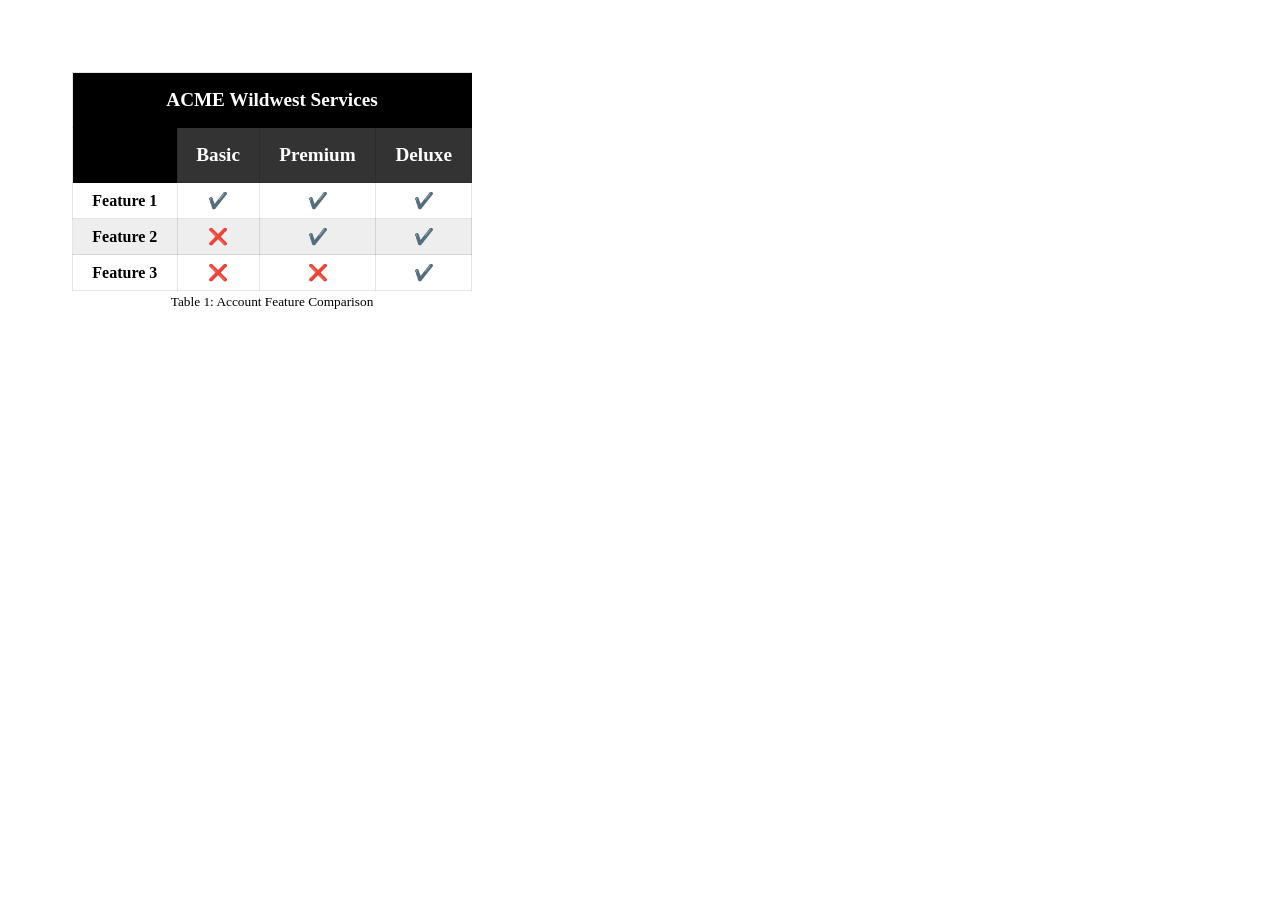
<file: week04/table.html>
<!DOCTYPE html>
<html lang="en">
<head>
    <meta charset="UTF-8">
    <meta name="viewport" content="width=device-width, initial-scale=1.0">
    <link rel="stylesheet" href="styles/table.css">
    <title>Table</title>
</head>
<body>
    <table>
  <thead>
    <tr>
      <th colspan="4">ACME Wildwest Services</th>
    </tr>
    <tr>
      <td class="blank"></td>
      <th>Basic</th>
      <th>Premium</th>
      <th>Deluxe</th>
    </tr>
  </thead>
  <tbody>
    <tr>
      <th>Feature 1</th>
      <td>✔️</td>
      <td>✔️</td>
      <td>✔️</td>
    </tr>
    <tr>
      <th>Feature 2</th>
      <td>❌</td>
      <td>✔️</td>
      <td>✔️</td>

    </tr>
    <tr>
      <th>Feature 3</th>
      <td>❌</td>
      <td>❌</td>
      <td>✔️</td>
    </tr>
  </tbody>

  <caption>Table 1: Account Feature Comparison</caption>
</table>
</body>
</html>
</file>
<file: styles/base.css>
/* ==========================================================================
   WDD 131 Landing Page — base.css
   Design tokens: adire (indigo-resist textile) palette + dev-utility mono
   ========================================================================== */

:root {
  /* Color tokens */
  --color-indigo: #21243D;      /* adire dye — headers, footer, dark surfaces */
  --color-indigo-soft: #2B2F52; /* secondary dark surface */
  --color-paper: #F5F1E8;       /* unbleached cotton — page background */
  --color-ink: #24252B;         /* body text */
  --color-gold: #C9982B;        /* wax-resist accent — links, highlights */
  --color-teal: #2F6F63;        /* secondary accent — code/dev nod */
  --color-border: #E4DAC4;

  /* Type tokens */
  --font-display: "Space Grotesk", sans-serif;
  --font-body: "Source Serif 4", serif;
  --font-mono: "JetBrains Mono", monospace;

  /* Layout */
  --max-width: 900px;
  --radius: 8px;
}

* {
  box-sizing: border-box;
}

body {
  margin: 0;
  font-family: var(--font-body);
  background-color: var(--color-paper);
  color: var(--color-ink);
  line-height: 1.6;
}

img {
  max-width: 100%;
  display: block;
}

a {
  color: var(--color-teal);
  text-decoration: none;
}

/* ==========================================================================
   Header
   ========================================================================== */

header {
  background-color: var(--color-indigo);
  color: var(--color-paper);
  padding: 1.5rem 1rem 0;
}

#course-title {
  display: block;
  font-family: var(--font-display);
  font-size: clamp(1.25rem, 2.5vw, 1.75rem);
  font-weight: 700;
  text-align: center;
  letter-spacing: 0.02em;
  padding-bottom: 1.25rem;
}

/* Signature element: adire diamond rule under the title */
header::after {
  content: "";
  display: block;
  height: 6px;
  background: repeating-linear-gradient(
    45deg,
    var(--color-gold) 0 6px,
    transparent 6px 12px
  );
}

nav {
  display: flex;
  justify-content: center;
  flex-wrap: wrap;
  gap: 0.5rem 1.5rem;
  padding: 1rem 0;
  font-family: var(--font-mono);
  font-size: 0.85rem;
}

nav a {
  color: var(--color-paper);
  position: relative;
  padding: 0.25rem 0.1rem;
}

/* Hover affect: terminal-style prompt reveal + underline grow from center */
nav a::before {
  content: ">";
  color: var(--color-gold);
  margin-right: 0.35rem;
  opacity: 0;
  transition: opacity 0.2s ease;
}

nav a::after {
  content: "";
  position: absolute;
  left: 50%;
  bottom: 0;
  width: 0;
  height: 2px;
  background-color: var(--color-gold);
  transition: all 0.25s ease;
  transform: translateX(-50%);
}

nav a:hover,
nav a:focus-visible {
  color: var(--color-gold);
}

nav a:hover::before,
nav a:focus-visible::before {
  opacity: 1;
}

nav a:hover::after,
nav a:focus-visible::after {
  width: 100%;
}

/* ==========================================================================
   Main
   ========================================================================== */

main {
  max-width: var(--max-width);
  margin: 0 auto;
  padding: 2.5rem 1.25rem 3rem;
}

main > h1 {
  font-family: var(--font-display);
  font-size: clamp(1.75rem, 4vw, 2.5rem);
  color: var(--color-indigo);
  margin-bottom: 0.25rem;
}

main > h1::after {
  content: "";
  display: block;
  width: 64px;
  height: 3px;
  background-color: var(--color-gold);
  margin: 0.75rem 0 2rem;
}

.card-grid {
  display: grid;
  grid-template-columns: repeat(auto-fit, minmax(280px, 1fr));
  gap: 1.75rem;
}

.card {
  background-color: #fff;
  border: 1px solid var(--color-border);
  border-radius: var(--radius);
  overflow: hidden;
  display: flex;
  flex-direction: column;
}

.card img {
  width: 100%;
  aspect-ratio: 4 / 3;
  object-fit: cover;
}

.card-body {
  padding: 1.25rem 1.5rem 1.5rem;
}

.card h2 {
  font-family: var(--font-display);
  font-size: 1.25rem;
  color: var(--color-indigo);
  margin-top: 0;
}

.card .eyebrow {
  font-family: var(--font-mono);
  font-size: 0.7rem;
  text-transform: uppercase;
  letter-spacing: 0.08em;
  color: var(--color-teal);
  display: block;
  margin-bottom: 0.4rem;
}

/* ==========================================================================
   Footer
   ========================================================================== */

footer {
  background-color: var(--color-indigo);
  color: var(--color-paper);
  text-align: center;
  padding: 1.5rem 1rem;
  font-family: var(--font-mono);
  font-size: 0.8rem;
}

footer p {
  margin: 0.35rem 0;
}

/* ==========================================================================
   Accessibility: reduced motion
   ========================================================================== */

@media (prefers-reduced-motion: reduce) {
  nav a,
  nav a::before,
  nav a::after {
    transition: none;
  }
}
</file>
<file: week1/styles/base.css>
/* ==========================================================================
   WDD 131 Landing Page — base.css
   Design tokens: adire (indigo-resist textile) palette + dev-utility mono
   ========================================================================== */

:root {
  /* Color tokens */
  --color-indigo: #21243D;      /* adire dye — headers, footer, dark surfaces */
  --color-indigo-soft: #2B2F52; /* secondary dark surface */
  --color-paper: #F5F1E8;       /* unbleached cotton — page background */
  --color-ink: #24252B;         /* body text */
  --color-gold: #C9982B;        /* wax-resist accent — links, highlights */
  --color-teal: #2F6F63;        /* secondary accent — code/dev nod */
  --color-border: #E4DAC4;

  /* Type tokens */
  --font-display: "Space Grotesk", sans-serif;
  --font-body: "Source Serif 4", serif;
  --font-mono: "JetBrains Mono", monospace;

  /* Layout */
  --max-width: 900px;
  --radius: 8px;
}

* {
  box-sizing: border-box;
}

body {
  margin: 0;
  font-family: var(--font-body);
  background-color: var(--color-paper);
  color: var(--color-ink);
  line-height: 1.6;
}

img {
  max-width: 100%;
  display: block;
}

a {
  color: var(--color-teal);
  text-decoration: none;
}

/* ==========================================================================
   Header
   ========================================================================== */

header {
  background-color: var(--color-indigo);
  color: var(--color-paper);
  padding: 1.5rem 1rem 0;
}

#course-title {
  display: block;
  font-family: var(--font-display);
  font-size: clamp(1.25rem, 2.5vw, 1.75rem);
  font-weight: 700;
  text-align: center;
  letter-spacing: 0.02em;
  padding-bottom: 1.25rem;
}

/* Signature element: adire diamond rule under the title */
header::after {
  content: "";
  display: block;
  height: 6px;
  background: repeating-linear-gradient(
    45deg,
    var(--color-gold) 0 6px,
    transparent 6px 12px
  );
}

nav {
  display: flex;
  justify-content: center;
  flex-wrap: wrap;
  gap: 0.5rem 1.5rem;
  padding: 1rem 0;
  font-family: var(--font-mono);
  font-size: 0.85rem;
}

nav a {
  color: var(--color-paper);
  position: relative;
  padding: 0.25rem 0.1rem;
}

/* Hover affect: terminal-style prompt reveal + underline grow from center */
nav a::before {
  content: ">";
  color: var(--color-gold);
  margin-right: 0.35rem;
  opacity: 0;
  transition: opacity 0.2s ease;
}

nav a::after {
  content: "";
  position: absolute;
  left: 50%;
  bottom: 0;
  width: 0;
  height: 2px;
  background-color: var(--color-gold);
  transition: all 0.25s ease;
  transform: translateX(-50%);
}

nav a:hover,
nav a:focus-visible {
  color: var(--color-gold);
}

nav a:hover::before,
nav a:focus-visible::before {
  opacity: 1;
}

nav a:hover::after,
nav a:focus-visible::after {
  width: 100%;
}

/* ==========================================================================
   Main
   ========================================================================== */

main {
  max-width: var(--max-width);
  margin: 0 auto;
  padding: 2.5rem 1.25rem 3rem;
}

main > h1 {
  font-family: var(--font-display);
  font-size: clamp(1.75rem, 4vw, 2.5rem);
  color: var(--color-indigo);
  margin-bottom: 0.25rem;
}

main > h1::after {
  content: "";
  display: block;
  width: 64px;
  height: 3px;
  background-color: var(--color-gold);
  margin: 0.75rem 0 2rem;
}

.card-grid {
  display: grid;
  grid-template-columns: repeat(auto-fit, minmax(280px, 1fr));
  gap: 1.75rem;
}

.card {
  background-color: #fff;
  border: 1px solid var(--color-border);
  border-radius: var(--radius);
  overflow: hidden;
  display: flex;
  flex-direction: column;
}

.card-banner {
  background-color: var(--color-indigo);
  color: var(--color-paper);
  font-family: var(--font-display);
  font-size: 1.05rem;
  font-weight: 700;
  text-align: center;
  padding: 0.85rem 1rem;
  margin: 0;
  border-bottom: 3px solid var(--color-gold);
}

.card img {
  width: 100%;
  aspect-ratio: 4 / 3;
  object-fit: cover;
}

.card-body {
  padding: 1.25rem 1.5rem 1.5rem;
}

.card-body .eyebrow {
  font-family: var(--font-mono);
  font-size: 0.7rem;
  text-transform: uppercase;
  letter-spacing: 0.08em;
  color: var(--color-teal);
  display: block;
  margin-bottom: 0.4rem;
}

/* ==========================================================================
   Footer
   ========================================================================== */

footer {
  background-color: var(--color-indigo);
  color: var(--color-paper);
  text-align: center;
  padding: 1.5rem 1rem;
  font-family: var(--font-mono);
  font-size: 0.8rem;
}

footer p {
  margin: 0.35rem 0;
}

/* ==========================================================================
   Accessibility: reduced motion
   ========================================================================== */

@media (prefers-reduced-motion: reduce) {
  nav a,
  nav a::before,
  nav a::after {
    transition: none;
  }
}
</file>
<file: styles/style.css>
:root {
  --ink: #1c2321;
  --forest: #2f4a3a;
  --forest-dark: #223a2c;
  --brass: #b9822f;
  --brass-dark: #93672a;
  --paper: #eee9dd;
  --card: #fbf9f4;
  --line: #d9d2bf;
  --error: #b0402f;
  --muted: #6b6558;

  --font-display: Georgia, "Times New Roman", serif;
  --font-body: system-ui, -apple-system, BlinkMacSystemFont, "Segoe UI", sans-serif;
  --font-mono: "Courier New", Courier, monospace;

  --radius: 4px;
  --shadow-card: 0 1px 2px rgba(28, 35, 33, 0.06), 0 8px 24px rgba(28, 35, 33, 0.08);
}

* {
  box-sizing: border-box;
}

html {
  scroll-behavior: smooth;
}

body {
  margin: 0;
  background: var(--paper);
  color: var(--ink);
  font-family: var(--font-body);
  line-height: 1.5;
  -webkit-font-smoothing: antialiased;
}

/* =========================================================
   Header
   ========================================================= */
.site-header {
  background: var(--forest);
  border-bottom: 3px solid var(--brass);
}

.header-inner {
  max-width: 720px;
  margin: 0 auto;
  padding: 2.5rem 1.5rem 2rem;
}

.eyebrow {
  font-family: var(--font-mono);
  font-size: 0.75rem;
  letter-spacing: 0.12em;
  text-transform: uppercase;
  color: var(--card);
  margin: 0 0 0.5rem;
}

.site-header h1 {
  font-family: var(--font-display);
  font-weight: 700;
  font-size: clamp(1.75rem, 4vw, 2.5rem);
  color: var(--card);
  margin: 0;
}

/* =========================================================
   Layout
   ========================================================= */
.page {
  max-width: 720px;
  margin: -1.5rem auto 3rem;
  padding: 0 1.5rem;
}

.ticket {
  background: var(--card);
  border: 1px solid var(--line);
  border-radius: var(--radius);
  box-shadow: var(--shadow-card);
  padding: 2rem 2rem 2.25rem;
  position: relative;
}

/* Corner tick marks — the one signature detail, kept small and quiet */
.ticket::before,
.ticket::after {
  content: "";
  position: absolute;
  width: 14px;
  height: 14px;
  border: 2px solid var(--brass);
}
.ticket::before {
  top: -1px;
  left: -1px;
  border-right: none;
  border-bottom: none;
}
.ticket::after {
  bottom: -1px;
  right: -1px;
  border-left: none;
  border-top: none;
}

/* =========================================================
   Form fields — spacing carries proximity/repetition
   ========================================================= */
.field {
  margin: 0 0 1.75rem;
  padding: 0;
  border: none;
}

.field:last-of-type {
  margin-bottom: 2rem;
}

label,
legend {
  display: block;
  font-family: var(--font-mono);
  font-size: 0.8rem;
  font-weight: 600;
  letter-spacing: 0.02em;
  text-transform: uppercase;
  color: var(--forest-dark);
  margin-bottom: 0.5rem;
}

.hint {
  text-transform: none;
  font-weight: 400;
  color: var(--muted);
  letter-spacing: normal;
}

input[type="text"],
input[type="date"],
select,
textarea {
  width: 100%;
  font-family: var(--font-body);
  font-size: 1rem;
  color: var(--ink);
  background: var(--card);
  border: 1.5px solid var(--line);
  border-radius: var(--radius);
  padding: 0.7rem 0.85rem;
  transition: border-color 0.15s ease, box-shadow 0.15s ease;
}

textarea {
  resize: vertical;
  min-height: 6rem;
}

input:focus-visible,
select:focus-visible,
textarea:focus-visible {
  outline: none;
  border-color: var(--brass);
  box-shadow: 0 0 0 3px rgba(185, 130, 47, 0.25);
}

select:invalid {
  color: var(--muted);
}

/* =========================================================
   Rating — CSS-only fill-on-hover/select
   Markup order is 5,4,3,2,1 with row-reverse so the sibling
   combinator (~) can style everything *before* the checked
   input in DOM order, which renders *after* it visually.
   ========================================================= */
.rating {
  display: flex;
  flex-direction: row-reverse;
  justify-content: flex-end;
  gap: 0.15rem;
}

.rating input[type="radio"] {
  position: absolute;
  opacity: 0;
  width: 0;
  height: 0;
}

.rating label {
  display: inline-block;
  font-size: 2rem;
  line-height: 1;
  color: var(--line);
  cursor: pointer;
  margin: 0;
  transition: color 0.1s ease, transform 0.1s ease;
}

.rating input:checked ~ label,
.rating label:hover,
.rating label:hover ~ label {
  color: var(--brass);
}

.rating input:focus-visible + label {
  outline: 2px solid var(--forest);
  outline-offset: 2px;
  border-radius: 2px;
}

/* =========================================================
   Checkboxes
   ========================================================= */
.checkbox-group {
  display: flex;
  flex-direction: column;
  gap: 0.65rem;
}

.checkbox-row {
  display: flex;
  align-items: center;
  gap: 0.65rem;
}

.checkbox-row input[type="checkbox"] {
  width: 1.15rem;
  height: 1.15rem;
  accent-color: var(--forest);
  cursor: pointer;
}

.checkbox-row label {
  text-transform: none;
  font-family: var(--font-body);
  font-size: 1rem;
  font-weight: 400;
  color: var(--ink);
  margin: 0;
  cursor: pointer;
}

/* =========================================================
   Submit button
   ========================================================= */
.submit-btn {
  display: inline-block;
  width: 100%;
  text-align: center;
  font-family: var(--font-mono);
  font-size: 0.95rem;
  font-weight: 600;
  letter-spacing: 0.04em;
  text-transform: uppercase;
  text-decoration: none;
  color: var(--card);
  background: var(--forest);
  border: none;
  border-radius: var(--radius);
  padding: 0.9rem 1rem;
  cursor: pointer;
  transition: background 0.15s ease;
}

.submit-btn:hover,
.submit-btn:focus-visible {
  background: var(--forest-dark);
}

.submit-btn:focus-visible {
  outline: 2px solid var(--brass);
  outline-offset: 2px;
}

/* =========================================================
   Confirmation page
   ========================================================= */
.confirmation {
  text-align: left;
}

.stamp {
  display: inline-block;
  font-family: var(--font-mono);
  font-size: 0.8rem;
  font-weight: 600;
  letter-spacing: 0.08em;
  text-transform: uppercase;
  color: var(--forest);
  border: 1.5px solid var(--forest);
  border-radius: 999px;
  padding: 0.25rem 0.75rem;
  margin: 0 0 1.5rem;
}

.summary {
  display: flex;
  flex-direction: column;
}

.summary-row {
  display: grid;
  grid-template-columns: 140px 1fr;
  gap: 1rem;
  padding: 0.75rem 0;
  border-bottom: 1px solid var(--line);
}

.summary-row:last-child {
  border-bottom: none;
}

.summary-label {
  font-family: var(--font-mono);
  font-size: 0.75rem;
  font-weight: 600;
  letter-spacing: 0.04em;
  text-transform: uppercase;
  color: var(--muted);
}

.summary-value {
  color: var(--ink);
  word-break: break-word;
}

.empty-state {
  color: var(--muted);
  font-style: italic;
}

.counter {
  margin: 1.75rem 0;
  font-family: var(--font-mono);
  font-size: 0.9rem;
  color: var(--forest-dark);
}

.link-btn {
  text-align: center;
}

/* =========================================================
   Footer
   ========================================================= */
.site-footer {
  background: var(--ink);
  color: var(--paper);
  text-align: center;
  padding: 1.5rem 1rem 2rem;
  font-family: var(--font-mono);
  font-size: 0.8rem;
}

.site-footer p {
  margin: 0.25rem 0;
}

.timestamp {
  color: var(--paper);
}

/* =========================================================
   Responsive
   ========================================================= */
@media (max-width: 480px) {
  .ticket {
    padding: 1.5rem 1.25rem 1.75rem;
  }

  .rating label {
    font-size: 1.6rem;
  }

  .summary-row {
    grid-template-columns: 1fr;
    gap: 0.25rem;
  }
}

/* Respect reduced-motion preference */
@media (prefers-reduced-motion: reduce) {
  * {
    transition: none !important;
    scroll-behavior: auto !important;
  }
}
</file>
<file: styles/place.css>
/* =============================================================
   Nigeria — place.html styles
   Design tokens: flag green + gold sun accent, Fraunces/Inter type
   Signature element: diagonal tricolor pattern band under the header
   ============================================================= */

:root {
  --clr-green-900: #046a38;
  --clr-green-700: #058c4a;
  --clr-green-100: #eaf3ec;
  --clr-white: #ffffff;
  --clr-ink: #14201a;
  --clr-gold: #e3a736;

  --font-display: "Fraunces", Georgia, "Times New Roman", serif;
  --font-body: "Inter", "Segoe UI", system-ui, sans-serif;

  --radius-card: 6px;
  --space-sm: 0.5rem;
  --space-md: 1rem;
  --space-lg: 2rem;
}

* {
  box-sizing: border-box;
}

body {
  margin: 0;
  font-family: var(--font-body);
  color: var(--clr-ink);
  background-color: var(--clr-white);
}

h1,
h2 {
  font-family: var(--font-display);
  margin: 0;
}

/* ---------- Header ---------- */

.site-header {
  background-color: var(--clr-green-900);
  padding: var(--space-md) var(--space-md);
  text-align: center;
}

.site-header h1 {
  color: var(--clr-white);
  font-size: 1.75rem;
  font-weight: 700;
  letter-spacing: 0.02em;
}

/* Signature element: a repeating diagonal stripe band, evoking Ankara /
   Adire textile patterning without literally reproducing a copyrighted
   textile print. Kept to one line of "boldness" per the design brief. */
.pattern-band {
  height: 10px;
  background: repeating-linear-gradient(
    135deg,
    var(--clr-green-700) 0 14px,
    var(--clr-white) 14px 20px
  );
}

/* ---------- Hero + overlapping cards (mobile-first: stacked) ---------- */

.hero {
  margin: 0;
  display: flex;
  flex-direction: column;
}

.hero-img {
  width: 100%;
  height: auto;
  display: block;
  object-fit: cover;
  aspect-ratio: 16 / 10;
}

.card {
  background-color: var(--clr-white);
  border-top: 1px solid var(--clr-green-100);
  padding: var(--space-lg) var(--space-md);
}

.card h2 {
  font-size: 1.4rem;
  color: var(--clr-green-900);
  text-align: center;
  margin-bottom: var(--space-md);
}

.card dl {
  margin: 0;
  max-width: 320px;
  margin-inline: auto;
}

.card .row {
  display: flex;
  justify-content: space-between;
  gap: var(--space-md);
  padding: 0.35rem 0;
  border-bottom: 1px solid var(--clr-green-100);
}

.card .row dt {
  font-weight: 600;
  color: var(--clr-green-900);
}

.card .row dd {
  margin: 0;
  text-align: right;
}

.weather-icon-mobile {
  display: block;
  margin: 0 auto var(--space-md);
}

/* Pseudo-element sun/cloud icon: only shown in the wide layout,
   right after the "Weather" heading. Hidden by default. */
.weather-card h2::after {
  content: "";
}

/* ---------- Footer ---------- */

.site-footer {
  background-color: var(--clr-green-900);
  color: var(--clr-white);
  text-align: center;
  padding: var(--space-md);
  font-size: 0.85rem;
}

.site-footer p {
  margin: 0.2rem 0;
}

/* =============================================================
   Wide view — cards float over the hero image (see example screenshot)
   ============================================================= */
@media (min-width: 700px) {
  .site-header h1 {
    font-size: 2.5rem;
  }

  .hero {
    position: relative;
  }

  .hero-img {
    aspect-ratio: 21 / 9;
  }

  .card {
    position: absolute;
    width: 300px;
    max-width: 38vw;
    background-color: rgba(255, 255, 255, 0.92);
    border-top: none;
    border-radius: var(--radius-card);
    box-shadow: 0 4px 18px rgba(20, 32, 26, 0.25);
    padding: var(--space-md);
  }

  .card h2 {
    background-color: var(--clr-green-900);
    color: var(--clr-white);
    text-align: left;
    padding: 0.5rem 0.75rem;
    margin: calc(var(--space-md) * -1) calc(var(--space-md) * -1) var(--space-md);
    border-radius: var(--radius-card) var(--radius-card) 0 0;
    display: flex;
    align-items: center;
    gap: 0.4rem;
    font-size: 1.1rem;
  }

  .card dl {
    max-width: none;
    margin-inline: 0;
  }

  .data-card {
    top: var(--space-lg);
    left: var(--space-lg);
  }

  .weather-card {
    bottom: var(--space-lg);
    right: var(--space-lg);
  }

  /* Swap the mobile SVG icon for a pseudo-element emoticon after the heading */
  .weather-icon-mobile {
    display: none;
  }

  .weather-card h2::after {
    content: "\2600\FE0F"; /* ☀️ sun emoji, matches static "Sunny" condition */
    font-size: 1.1rem;
  }
}
</file>
<file: styles/temples.css>
/* ==========================================================================
   Temple Album — mobile-first base styles
   Palette: dusk indigo + gilt gold + ivory stone (see temples-large.css
   for the >=700px overrides).
   ========================================================================== */

:root {
  --indigo-dark: #141A31;
  --indigo: #1B2340;
  --indigo-mid: #232C52;
  --ivory: #FBF8F1;
  --ivory-shade: #E7E1D2;
  --gold: #C9A227;        /* on-dark accent: nav hover, footer, spire glow */
  --gold-deep: #7A5D18;   /* on-light text: passes WCAG AA (5.81:1) on ivory */
  --twilight: #8892AC;
  --text-dark: #22264A;

  --font-display: "Cormorant Garamond", "Georgia", serif;
  --font-body: "Jost", "Segoe UI", sans-serif;

  --gap: 1.25rem;
}

* {
  box-sizing: border-box;
}

body {
  margin: 0;
  font-family: var(--font-body);
  background-color: var(--indigo-dark);
  color: var(--text-dark);
}

img {
  max-width: 100%;
  display: block;
}

a {
  color: inherit;
  text-decoration: none;
}

/* ---------- Header ---------- */

.site-header {
  background-color: var(--indigo);
  color: var(--ivory);
  padding: 0.9rem 1.25rem;
  display: flex;
  align-items: center;
  justify-content: space-between;
  border-bottom: 1px solid var(--gold);
  position: relative;
}

.brand {
  font-family: var(--font-display);
  font-size: 1.5rem;
  font-weight: 600;
  letter-spacing: 0.02em;
  margin: 0;
}

.hamburger {
  appearance: none;
  -webkit-appearance: none;
  background-color: transparent;
  border: 1px solid var(--gold);
  border-radius: 4px;
  color: var(--ivory);
  font-size: 1.3rem;
  line-height: 1;
  padding: 0.3rem 0.6rem;
  cursor: pointer;
}

.hamburger:focus-visible,
.primary-nav a:focus-visible {
  outline: 2px solid var(--gold);
  outline-offset: 2px;
}

.primary-nav {
  display: none;
  flex-direction: column;
  position: absolute;
  top: 100%;
  left: 0;
  right: 0;
  background-color: var(--indigo);
  border-bottom: 1px solid var(--gold);
  padding: 0.5rem 0;
  z-index: 10;
}

.primary-nav.is-open {
  display: flex;
}

.primary-nav a {
  padding: 0.75rem 1.25rem;
  font-size: 0.95rem;
  letter-spacing: 0.04em;
  text-transform: uppercase;
  border-left: 3px solid transparent;
  transition: border-color 0.2s ease, color 0.2s ease;
}

.primary-nav a:hover {
  color: var(--gold);
  border-left-color: var(--gold);
}

/* ---------- Main / gallery ---------- */

main {
  max-width: 900px;
  margin: 0 auto;
  padding: 2rem 1.25rem 3rem;
  background-color: var(--indigo-dark);
}

main h1 {
  font-family: var(--font-display);
  color: var(--ivory);
  text-align: center;
  font-size: 2rem;
  font-weight: 600;
  margin: 0 0 1.75rem;
}

.gallery {
  display: grid;
  grid-template-columns: 1fr;
  gap: var(--gap);
}

.gallery figure {
  margin: 0;
  background-color: var(--ivory);
  padding: 0.75rem 0.75rem 1rem;
  border-radius: 2px;
  box-shadow: 0 6px 16px rgba(0, 0, 0, 0.25);
}

.gallery figcaption {
  margin-top: 0.6rem;
  text-align: center;
  font-size: 0.85rem;
  letter-spacing: 0.06em;
  text-transform: uppercase;
  color: var(--gold-deep);
  font-weight: 500;
}

/* ---------- Footer ---------- */

.site-footer {
  background-color: var(--indigo);
  color: var(--twilight);
  text-align: center;
  font-size: 0.85rem;
  padding: 1.25rem;
}

.site-footer p {
  margin: 0.25rem 0;
}

/* ---------- Accessibility ---------- */

@media (prefers-reduced-motion: reduce) {
  .primary-nav a {
    transition: none;
  }
}
</file>
<file: styles/temples-large.css>
/* ==========================================================================
   Temple Album — larger viewport overrides (>=700px)
   Gated twice, deliberately: the <link media="..."> attribute in temples.html
   keeps mobile devices from ever fetching this file, and the @media block
   below scopes every rule so this file is also correct if read/parsed on
   its own (avoids "bare duplicate selector" false positives from linters
   that don't account for link-level media gating).
   ========================================================================== */

@media screen and (min-width: 700px) {

  .site-header {
    padding: 1.1rem 2.5rem;
  }

  .brand {
    font-size: 1.75rem;
  }

  .hamburger {
    display: none;
  }

  .primary-nav {
    display: flex;
    flex-direction: row;
    position: static;
    background: none;
    border-bottom: none;
    padding: 0;
    gap: 0.5rem;
  }

  .primary-nav a {
    border-left: none;
    border-bottom: 3px solid transparent;
    padding: 0.4rem 0.9rem;
  }

  .primary-nav a:hover {
    border-left-color: transparent;
    border-bottom-color: var(--gold);
  }

  main {
    padding: 3rem 2.5rem 4rem;
  }

  main h1 {
    font-size: 2.5rem;
    margin-bottom: 2.5rem;
  }

  .gallery {
    grid-template-columns: repeat(3, 1fr);
    gap: 1.75rem;
  }

}
</file>
<file: project/styles/siteplan.css>
:root {
  --color-brown: #4A3428;
  --color-cream: #F5EFE6;
  --color-terracotta: #C9713D;
  --color-sage: #6B7C59;
  --font-heading: 'Poppins', sans-serif;
  --font-body: 'Source Sans 3', sans-serif;
}

* {
  box-sizing: border-box;
}

body {
  margin: 0;
  font-family: var(--font-body);
  color: var(--color-brown);
  background-color: var(--color-cream);
  line-height: 1.6;
}

h1, h2, h3 {
  font-family: var(--font-heading);
  color: var(--color-brown);
}

.site-header {
  background-color: var(--color-brown);
  color: var(--color-cream);
  padding: 1.5rem 1rem;
  text-align: center;
}

.site-header h1 {
  color: var(--color-cream);
  margin: 0;
}

.tagline {
  margin: 0.25rem 0 0;
  font-size: 0.95rem;
  color: var(--color-cream);
}

.plan-nav {
  background-color: var(--color-brown);
  padding: 0.5rem 1rem;
  border-top: 3px solid var(--color-terracotta);
}

.plan-nav ul {
  list-style: none;
  display: flex;
  flex-wrap: wrap;
  gap: 1rem;
  margin: 0;
  padding: 0;
}

.plan-nav a {
  color: var(--color-cream);
  text-decoration: none;
  font-weight: 600;
}

.plan-nav a:hover,
.plan-nav a:focus {
  text-decoration: underline;
}

main {
  max-width: 900px;
  margin: 0 auto;
  padding: 1.5rem 1rem 3rem;
}

section {
  margin-bottom: 2.5rem;
}

.meta-note {
  font-size: 0.9rem;
  color: var(--color-brown);
  font-style: italic;
}

.swatch-list {
  list-style: none;
  padding: 0;
}

.swatch-list li {
  display: flex;
  align-items: center;
  gap: 0.75rem;
  margin-bottom: 0.75rem;
}

.swatch {
  display: inline-block;
  width: 28px;
  height: 28px;
  border-radius: 4px;
  border: 1px solid var(--color-brown);
  flex-shrink: 0;
}

.swatch--brown {
  background-color: var(--color-brown);
}

.swatch--cream {
  background-color: var(--color-cream);
}

.swatch--terracotta {
  background-color: var(--color-terracotta);
}

.swatch--sage {
  background-color: var(--color-sage);
}

.font-sample {
  display: inline-block;
  font-size: 1.1rem;
}

.font-sample--heading {
  font-family: var(--font-heading);
  font-weight: 700;
}

.font-sample--body {
  font-family: var(--font-body);
  font-weight: 600;
}

.wireframe-group {
  display: flex;
  flex-wrap: wrap;
  gap: 2rem;
  align-items: flex-start;
}

.wireframe {
  margin: 0;
  text-align: center;
}

.wireframe svg {
  max-width: 100%;
  height: auto;
  border: 1px solid var(--color-brown);
  background-color: #ffffff;
}

.wireframe:first-child svg {
  width: 220px;
}

.wireframe:last-child svg {
  width: 560px;
}

figcaption {
  margin-top: 0.5rem;
  font-size: 0.9rem;
  color: var(--color-brown);
  font-style: italic;
}

.site-footer {
  background-color: var(--color-brown);
  color: var(--color-cream);
  text-align: center;
  padding: 1rem;
  font-size: 0.9rem;
}

@media (max-width: 600px) {
  .plan-nav ul {
    flex-direction: column;
    gap: 0.5rem;
  }
}
</file>
<file: week03/styles/design.css>
/* Universal Selector */
* {
	box-sizing: border-box;
	margin: 0;
	padding: 0;
}

/* HTML Element Selectors */
body {
	font-family: Roboto, helvetica, sans-serif;
	margin: 1rem;
}

header,
main,
footer {
	max-width: 760px;
	margin: 0 auto;
}

h1 {
	border-bottom: 1px solid rgb(0 0 0 / 0.1);
	margin: 1rem 0;
}

main {
	display: grid;
	grid-template-columns: 1fr 200px;
	grid-gap: 1.5rem;
}

section {
	padding: 1rem;
}

h2 {
	color: navy;
	grid-column: 1/3;
}

h3 {
	margin-bottom: 0.5rem;
}

footer {
	margin-top: 1rem;
	border-top: 1px solid rgb(0 0 0 / 0.1);
	padding: 0.5rem 0;
	font-size: smaller;
}

/* Class Selectors */
.banner {
	border: 1px solid rgb(0 0 0 / 0.2);
	padding: 1rem;
	background-color: rgb(230 243 254 / 1);
	font-weight: 700;
	word-break: break-word;
	text-align: center;
}

.callout {
	border: 1px solid rgb(0 0 0 / 0.1);
	color: #000;
	background-color: #eee;
	grid-column: 1/3;
	padding: 1rem;
}
</file>
<file: week04/styles/table.css>
body {
  padding: 5%;
}

table {
  width: 400px;
  border: 1px solid rgba(0, 0, 0, 0.1);
  border-collapse: collapse;

  caption {
    caption-side: bottom;
    font-size: smaller;
    padding: 0.2rem;
  }

  th,
  td {
    padding: 0.5em 1rem;
    border: 1px solid rgba(0, 0, 0, 0.1);
    white-space: pre;
  }

  thead th,
  tbody td {
    text-align: center;
  }

  thead {
    color: #fff;
    background: #000;

    th {
      padding: 1rem;
      font-size: larger;
    }

    tr:nth-last-child(1) {
      background-color: #333;
    }
  }

  tbody tr:nth-child(even) {
    background-color: #eee;
  }
}

.blank {
  background-color: #000;
}
</file>
